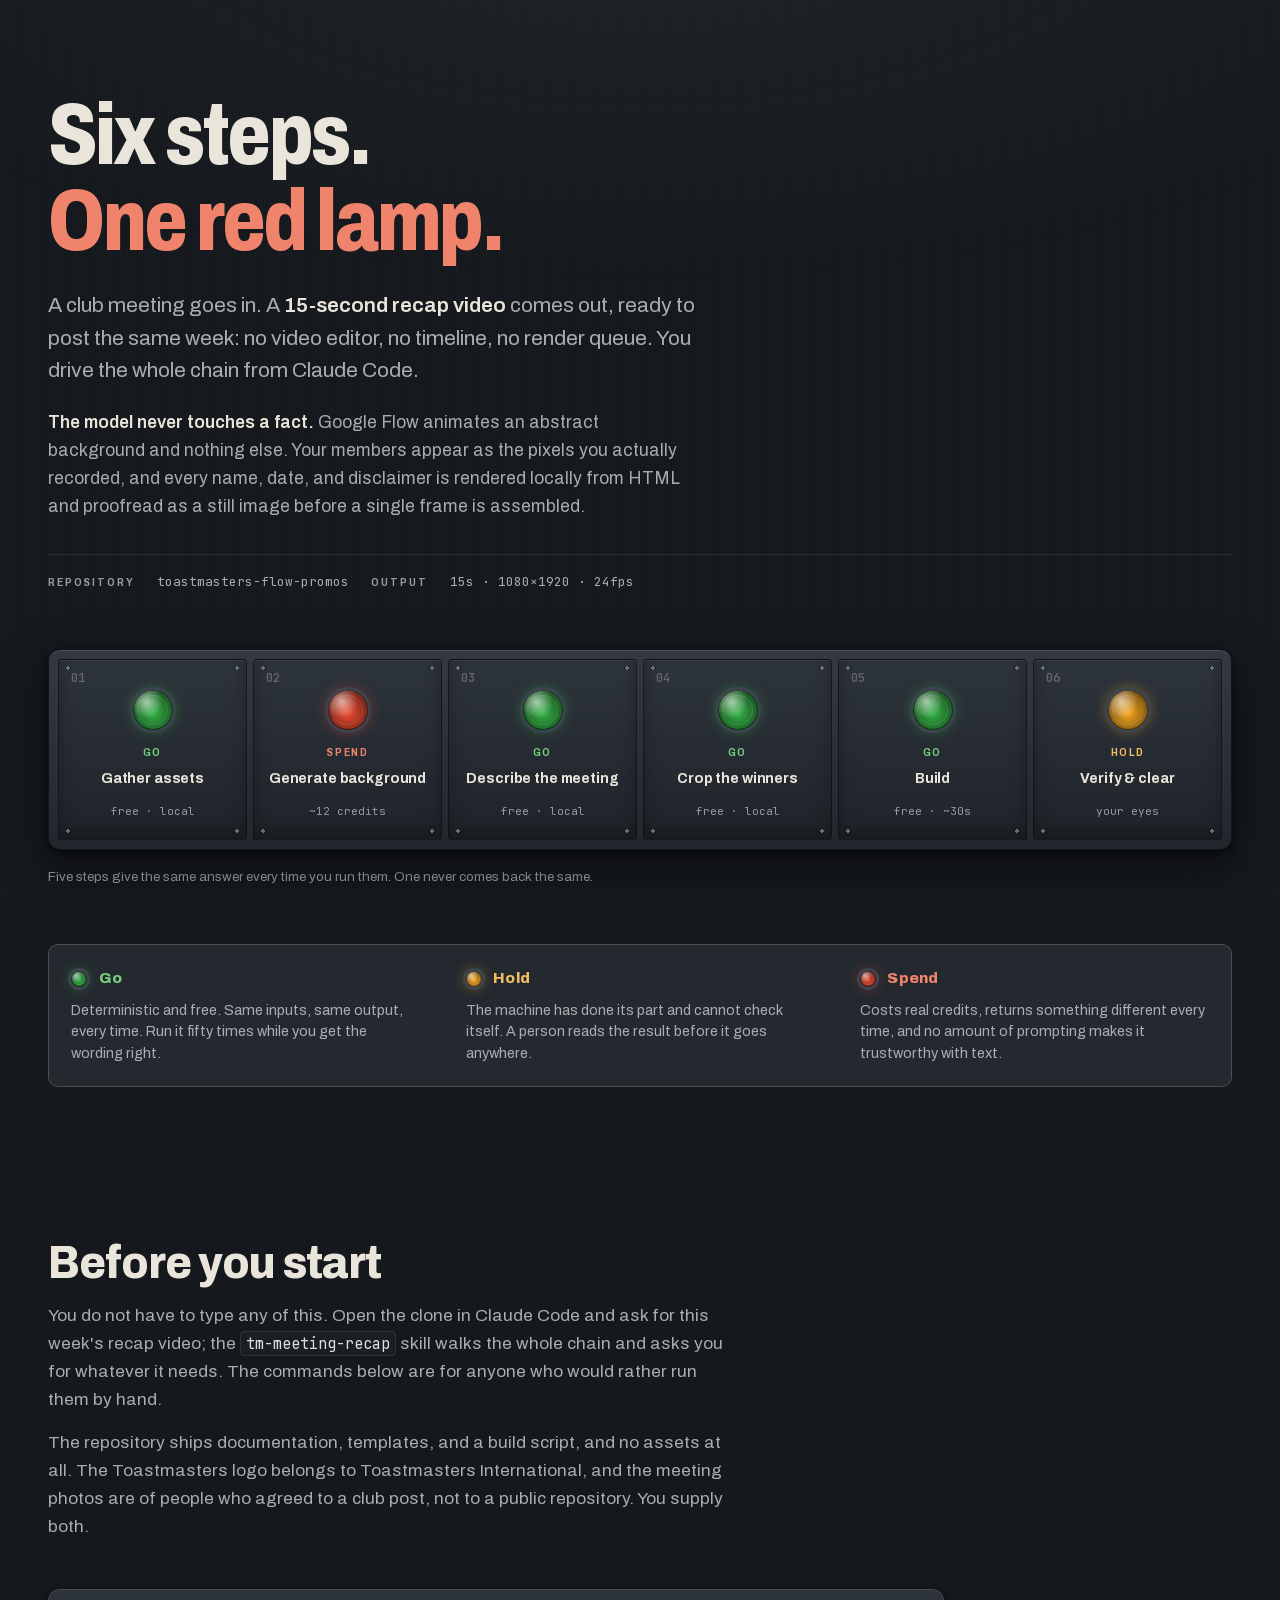
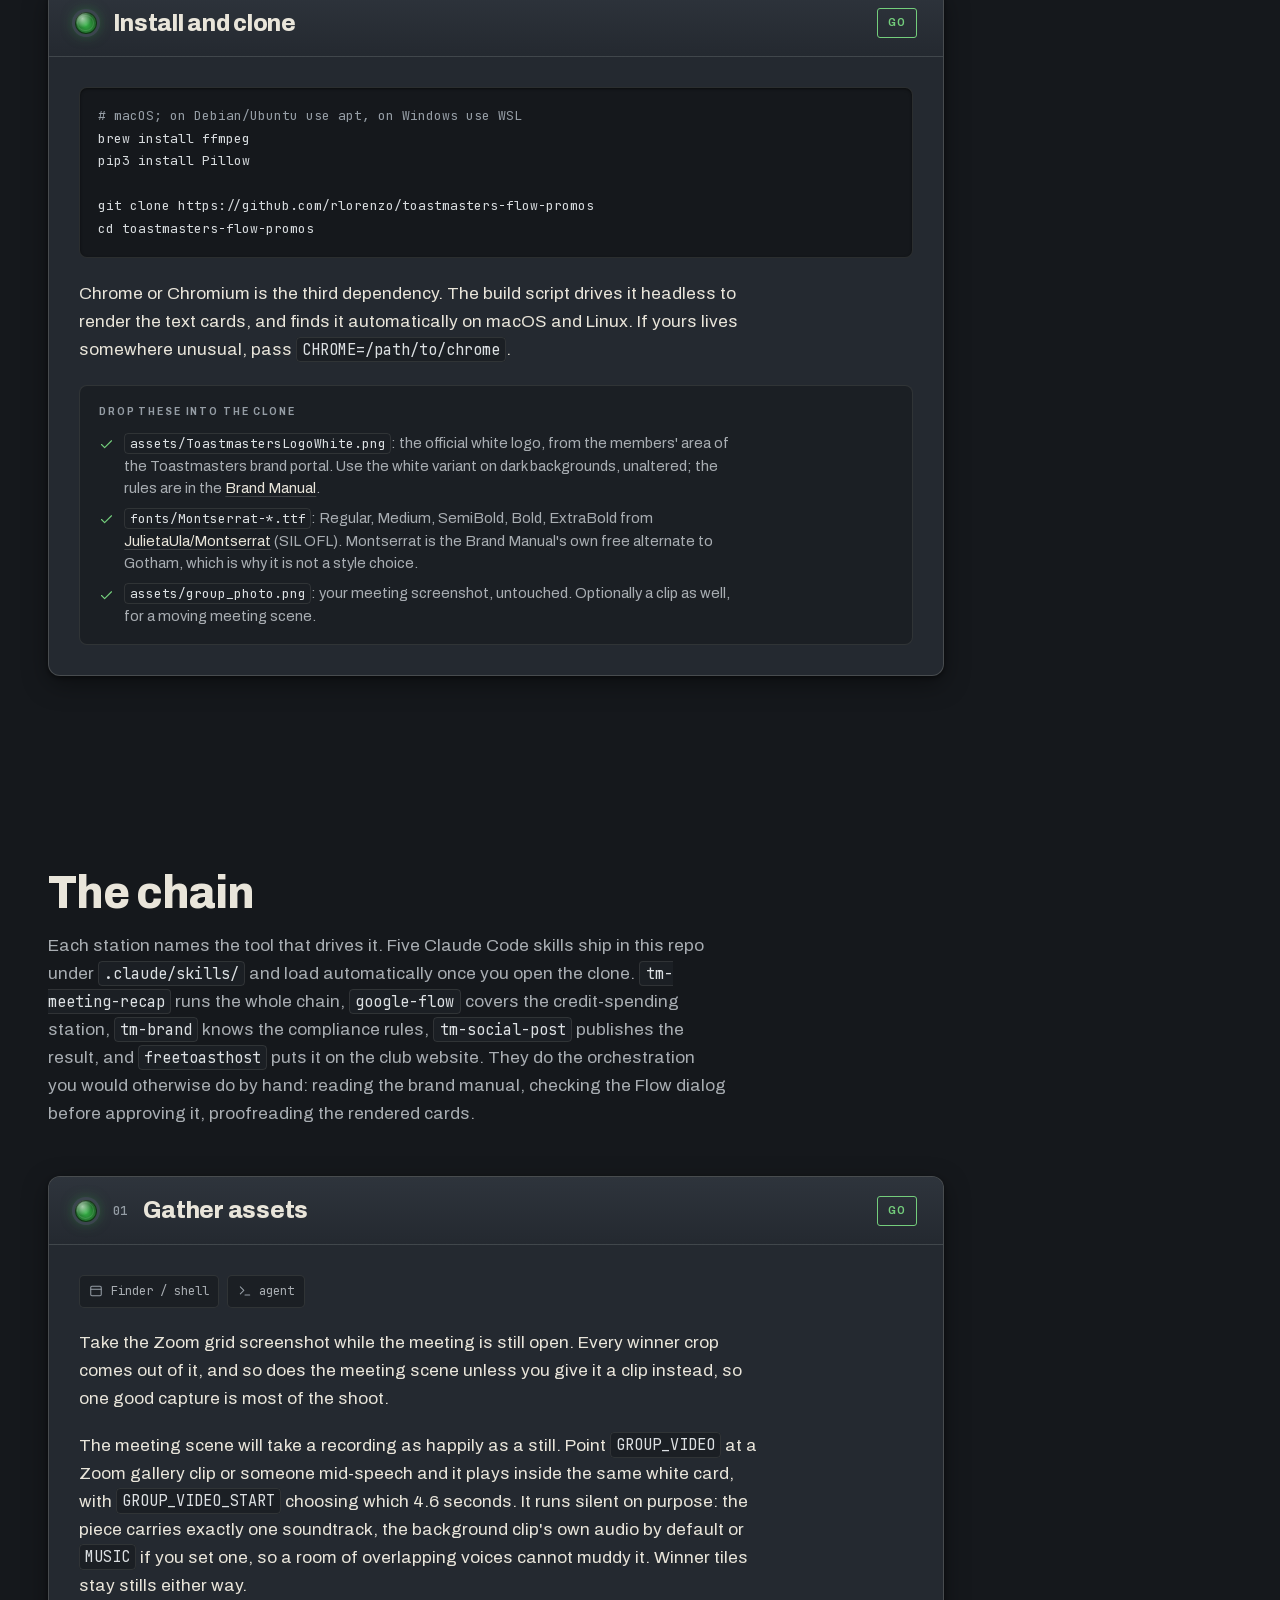
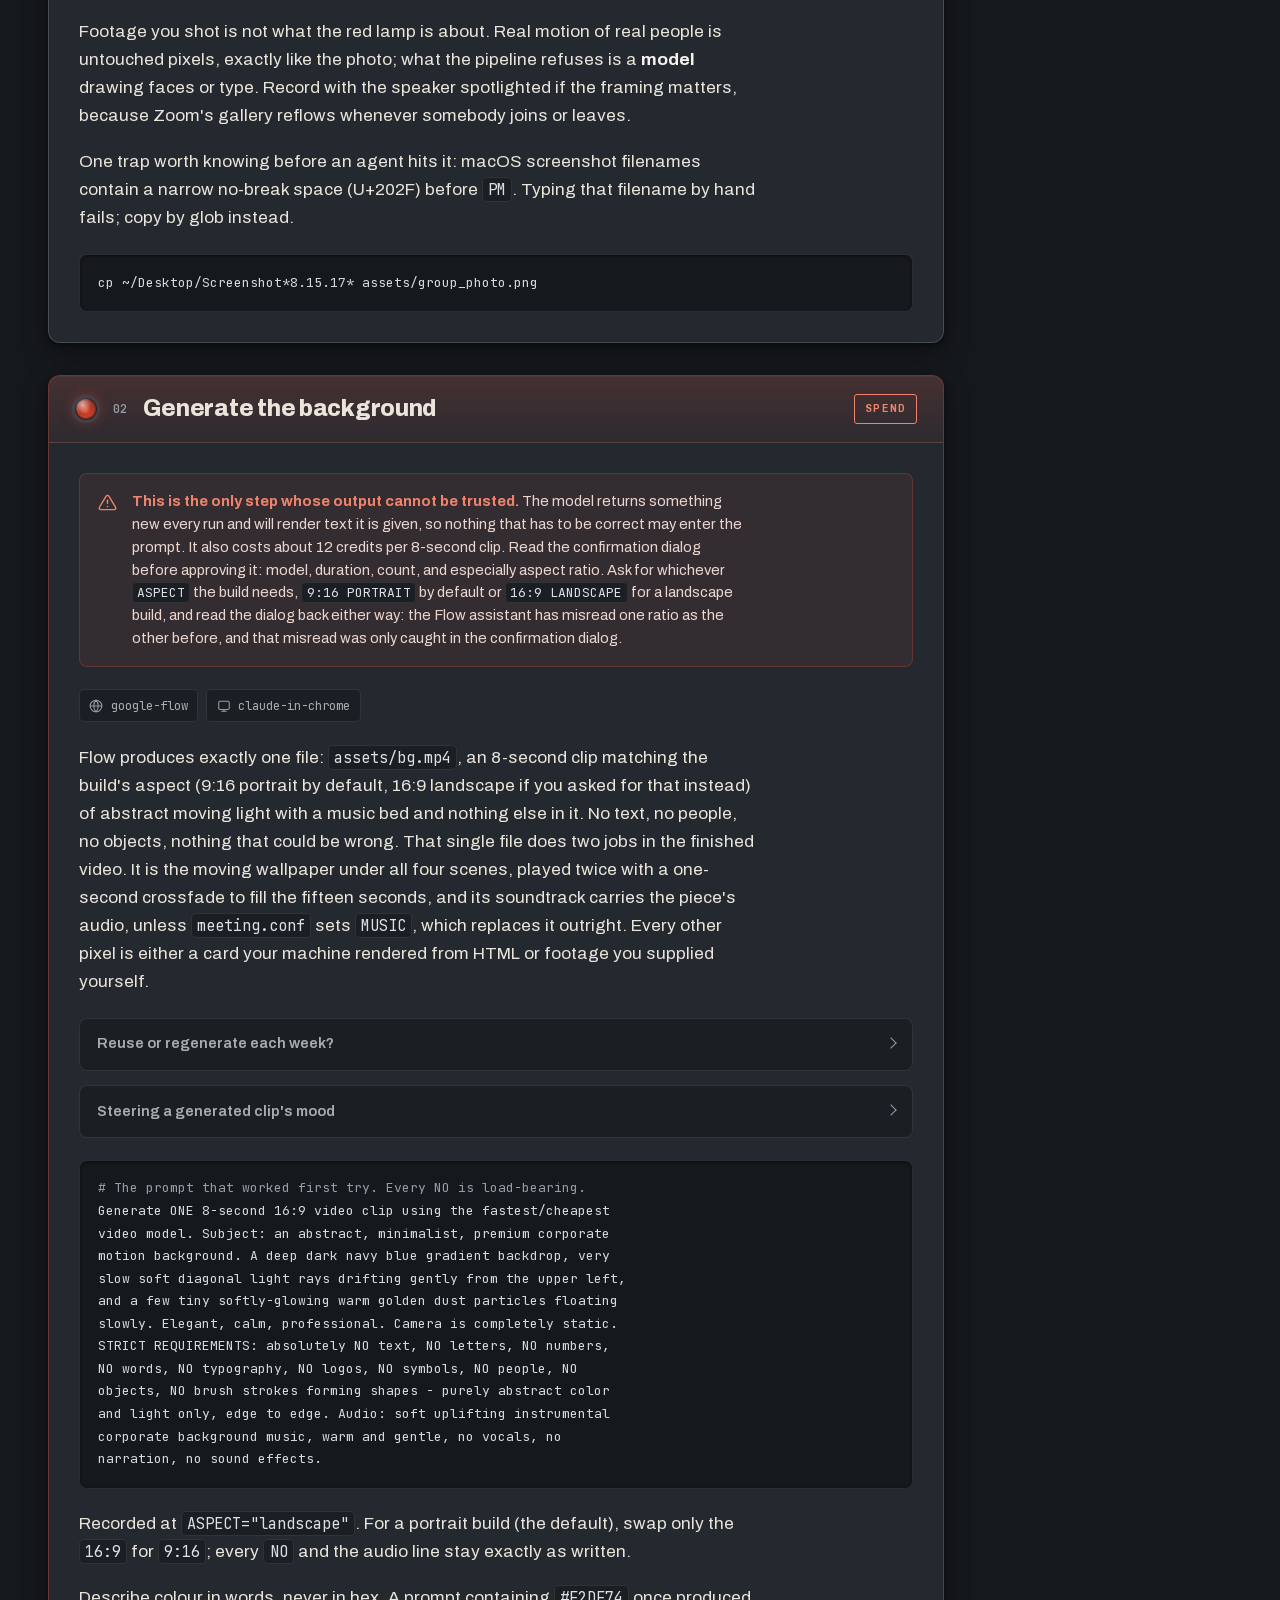
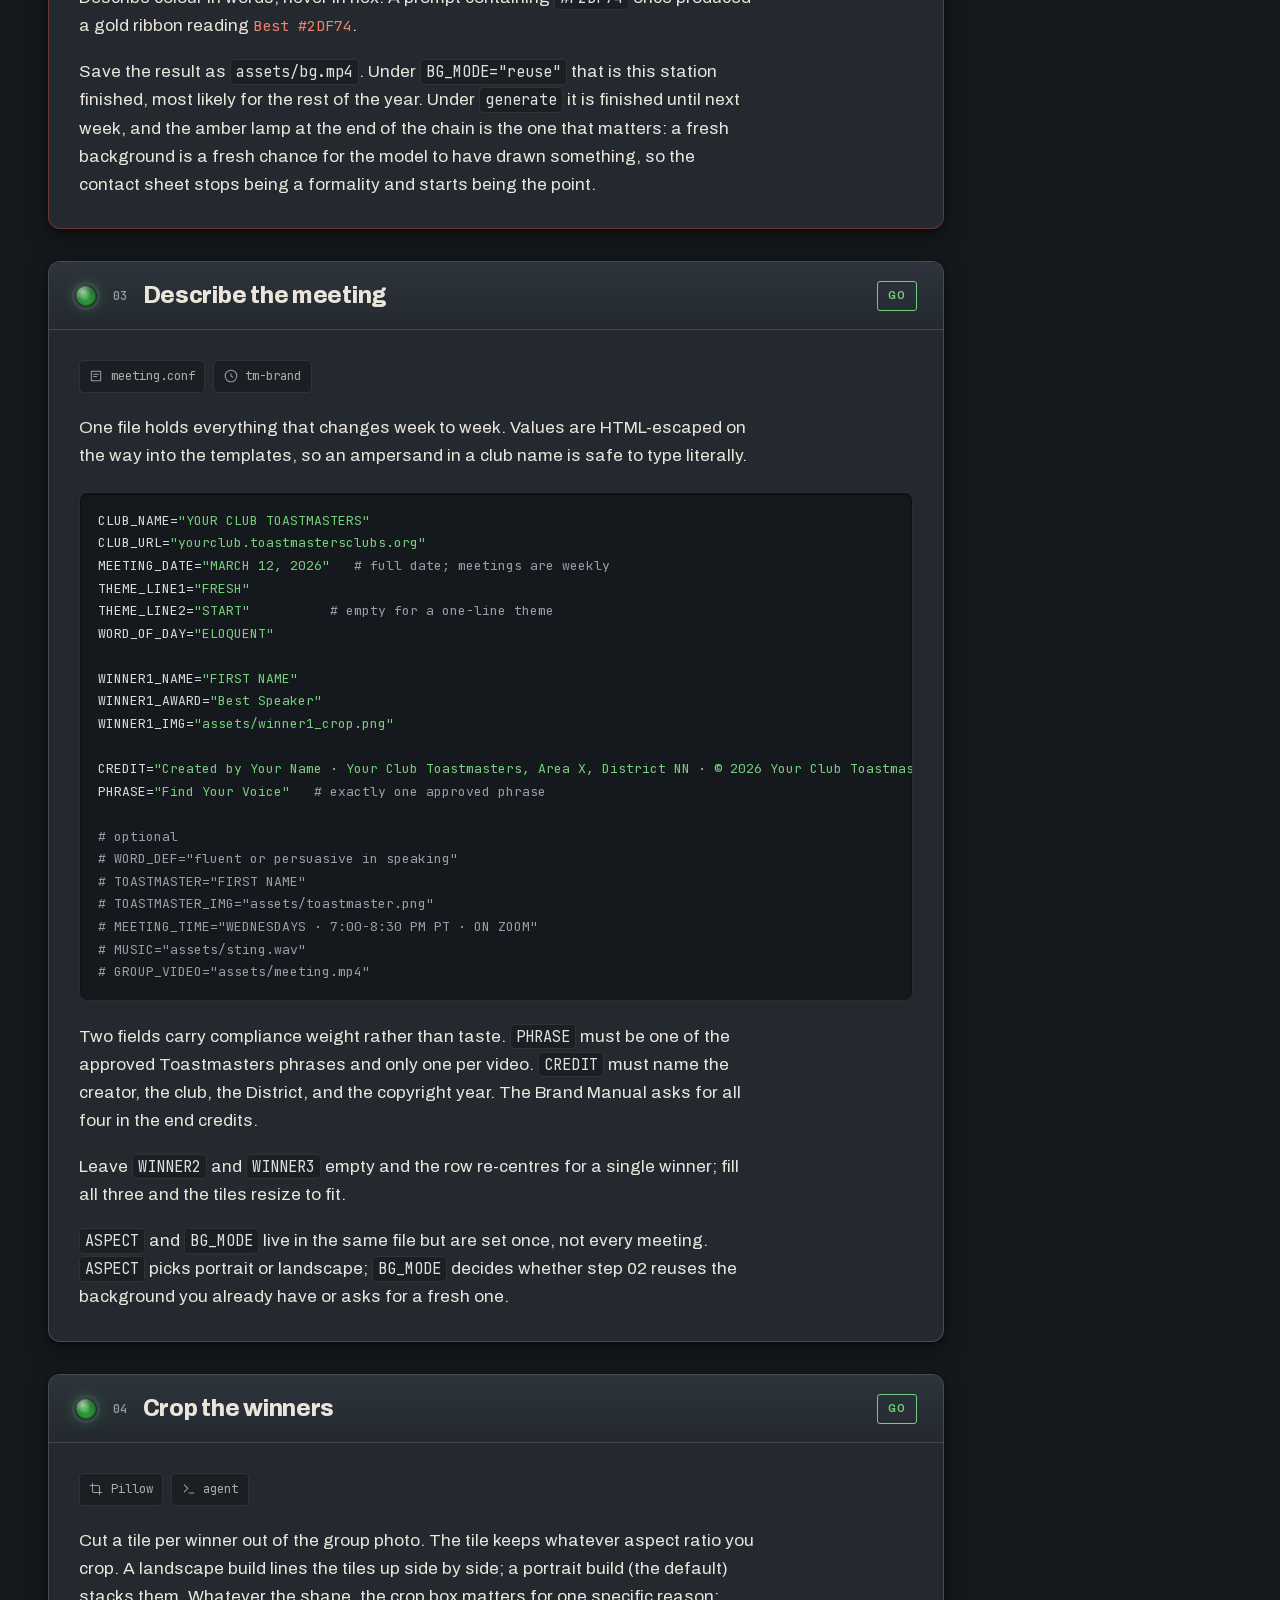
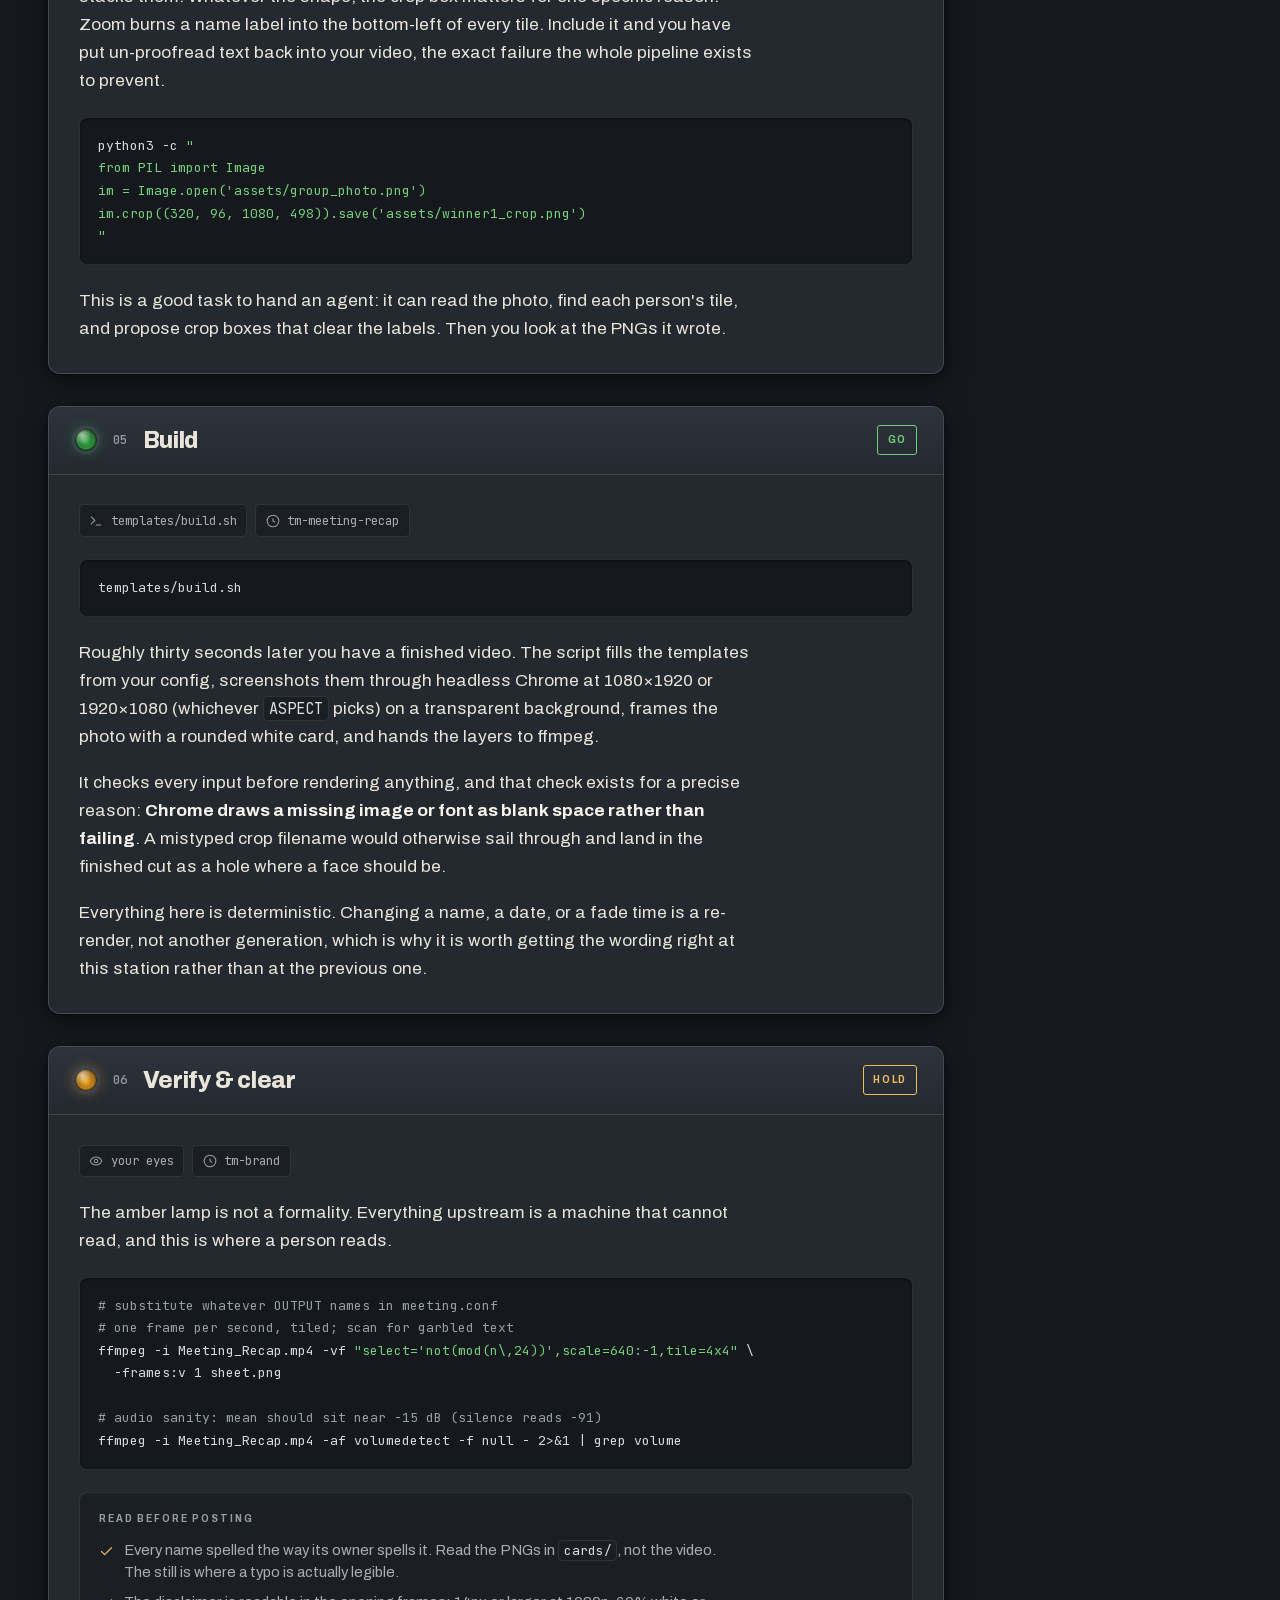
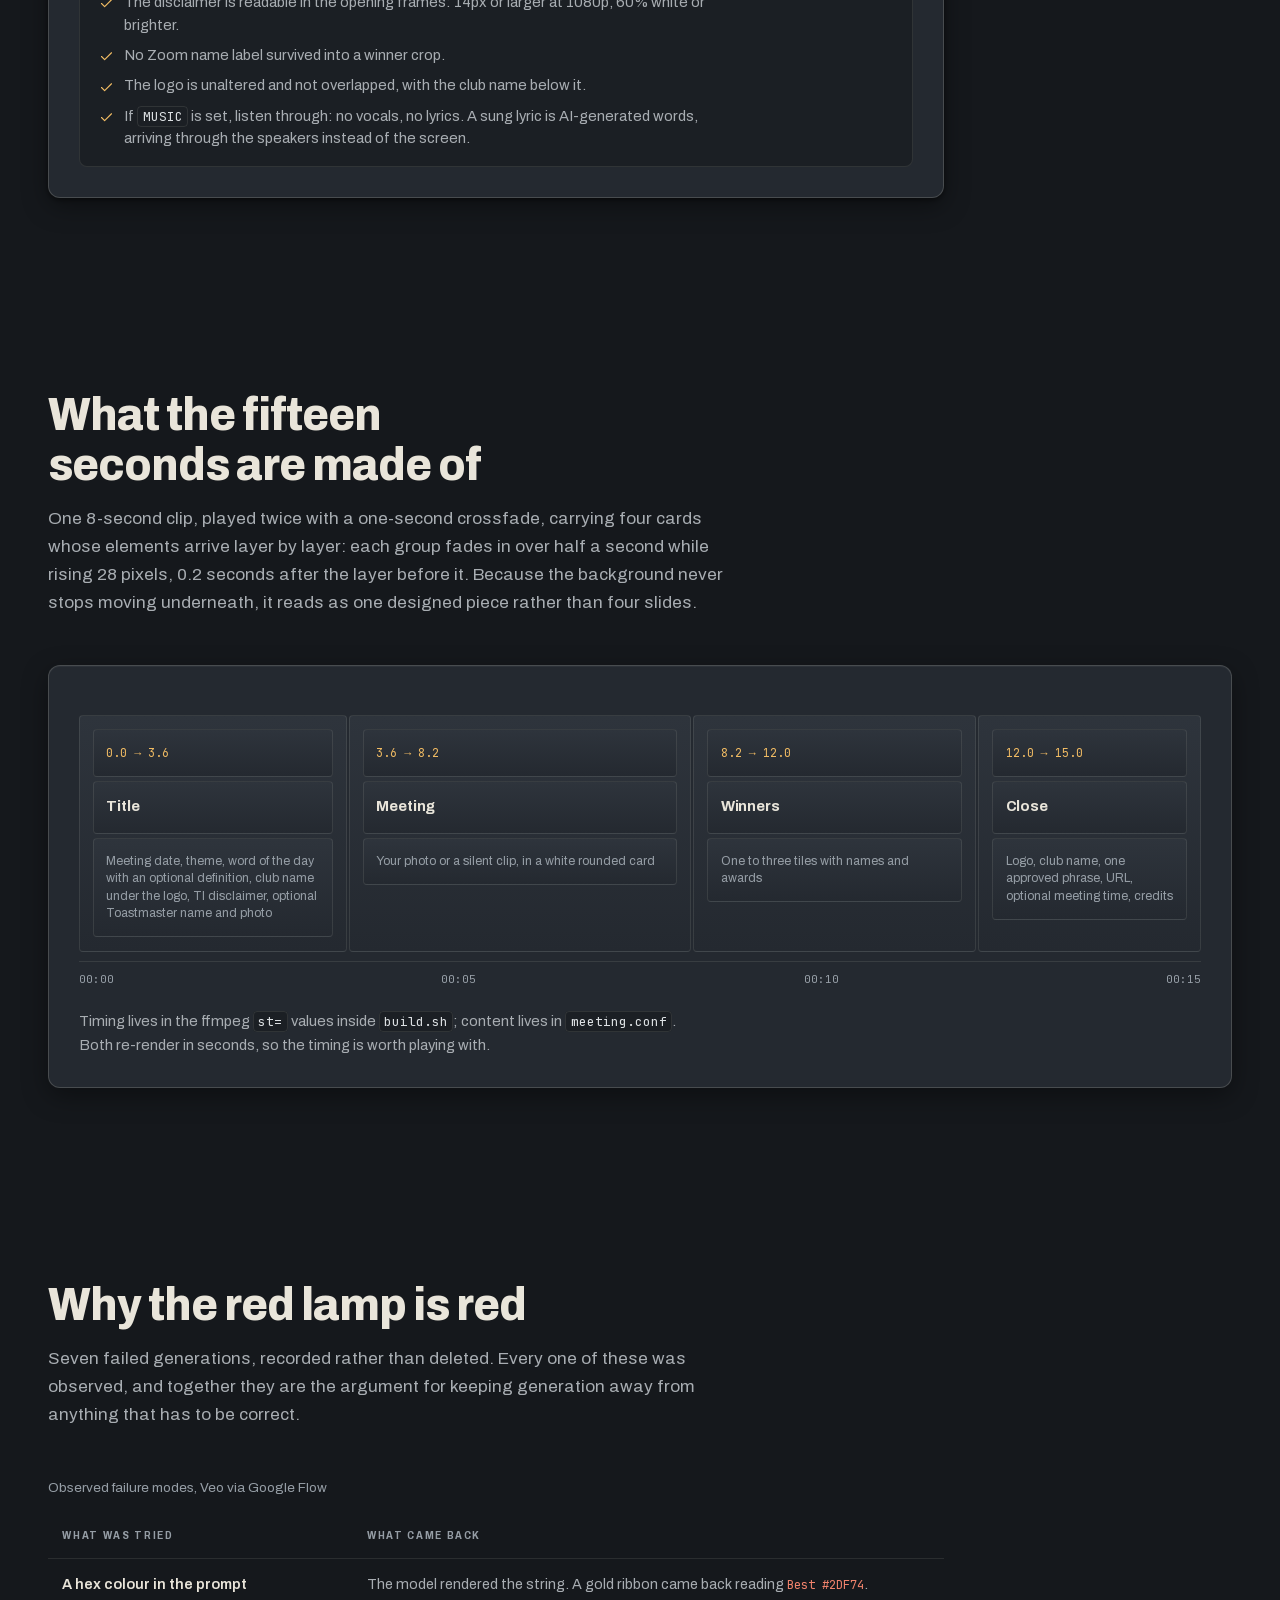
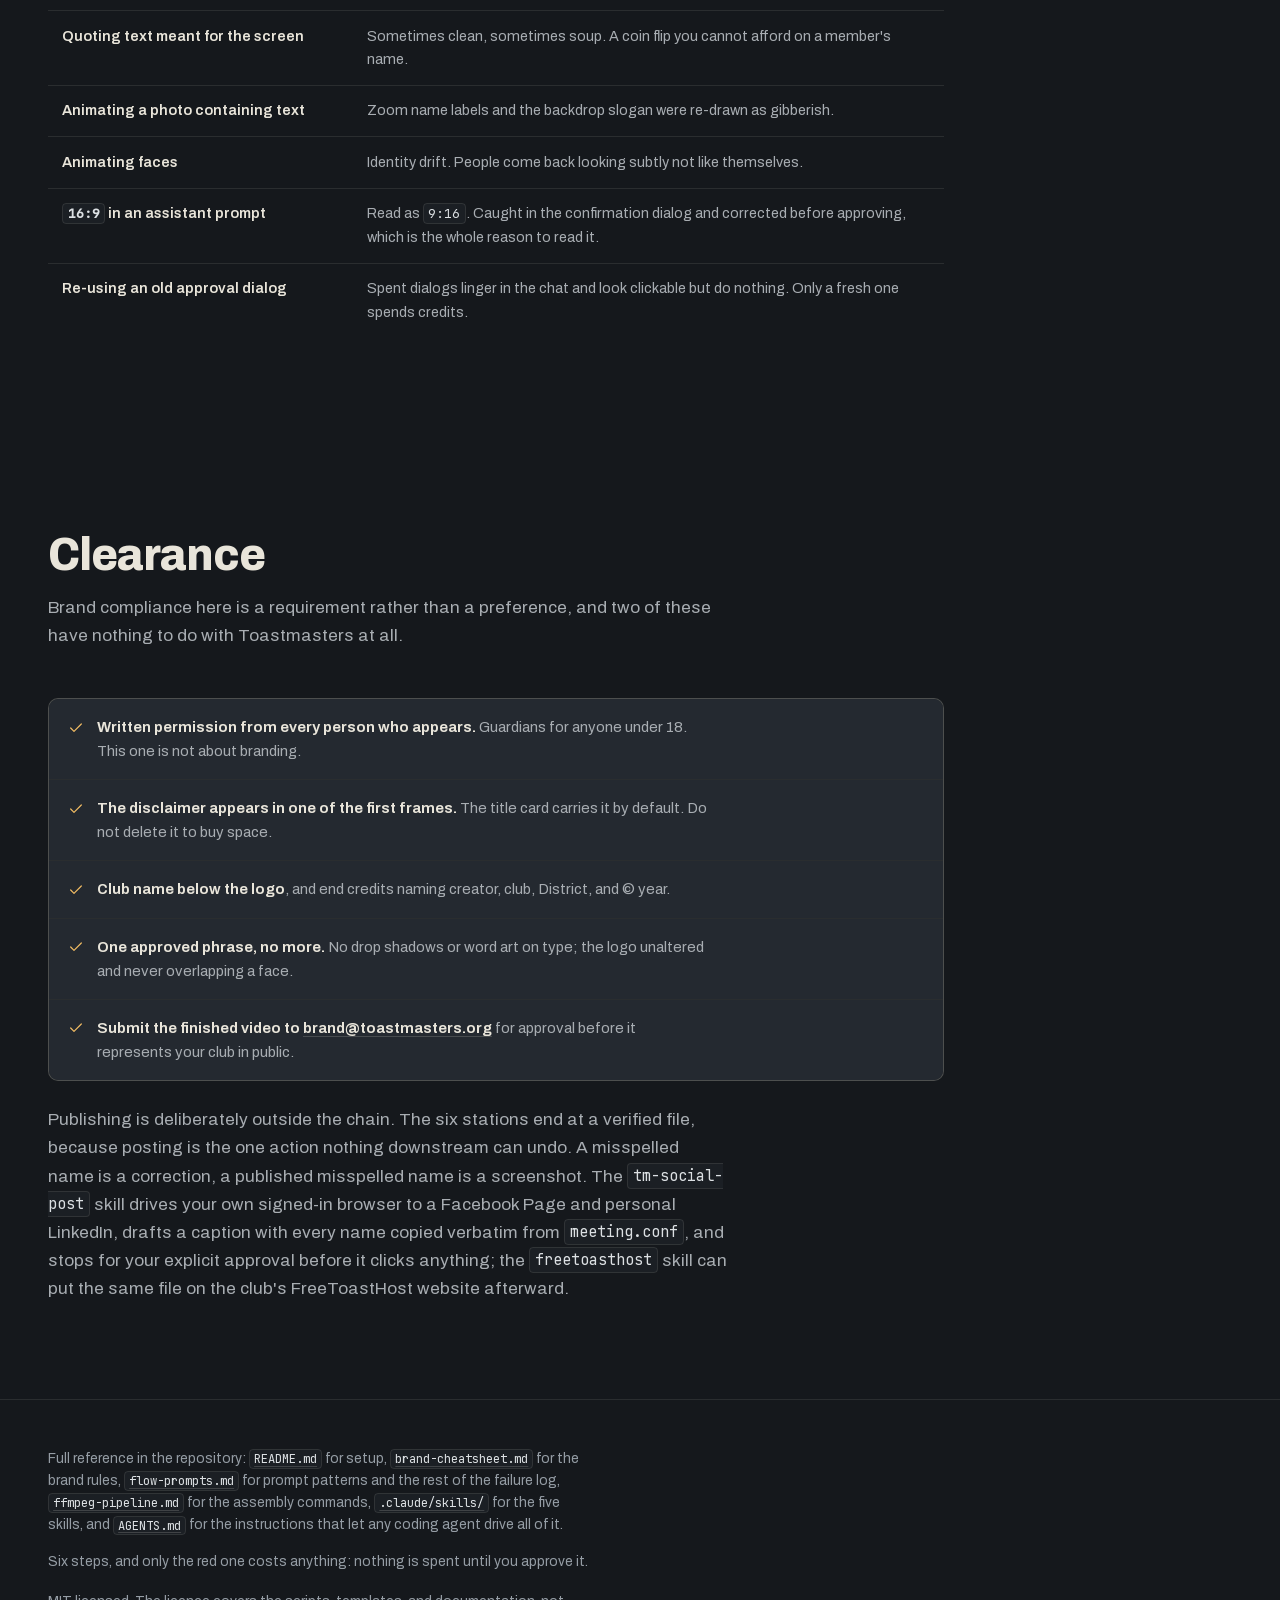
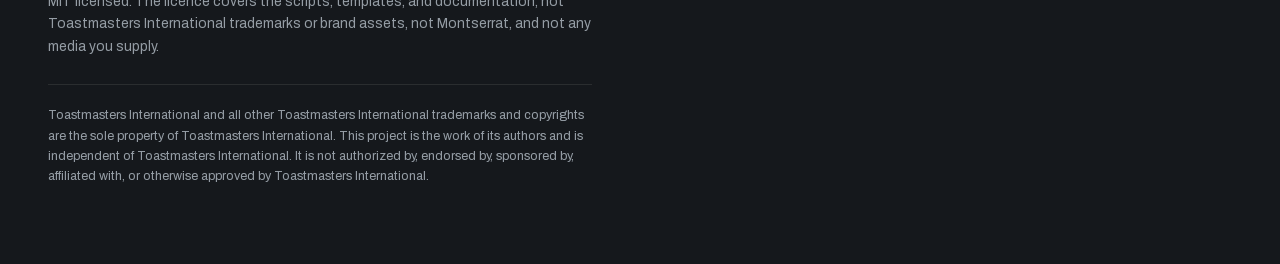
<file: index.html>
<!DOCTYPE html>
<html lang="en">
<head>
<meta charset="utf-8">
<meta name="viewport" content="width=device-width, initial-scale=1">
<title>Signal Chain: building a Toastmasters recap video with Claude Code</title>
<meta name="description" content="A step-by-step walkthrough of the toastmasters-flow-promos pipeline: which steps are free and deterministic, which need your eyes, and the one that spends credits.">
<style>
/* Archivo (wght+wdth variable) and JetBrains Mono, self-hosted from webfonts/.
   Both are SIL OFL and redistributable, unlike everything under assets/ and
   fonts/. Self-hosted because this page's primary viewing context is a clone,
   which may be offline; a CDN dependency would drop the silkscreen voice to
   Helvetica exactly where the page is most likely to be read. latin +
   latin-ext only, normal styles only, because the page uses no italics. Mono ships at
   400 and 500 only: 700 was declared for a year and matched by no rule, so it
   could never load. Add the face back if a rule ever asks for it. */
@font-face{ font-family: 'Archivo'; font-style: normal; font-weight: 400 800; font-stretch: 62% 125%; font-display: swap; src: url(webfonts/Archivo-400-800-latin-ext.woff2) format('woff2'); unicode-range: U+0100-02BA, U+02BD-02C5, U+02C7-02CC, U+02CE-02D7, U+02DD-02FF, U+0304, U+0308, U+0329, U+1D00-1DBF, U+1E00-1E9F, U+1EF2-1EFF, U+2020, U+20A0-20AB, U+20AD-20C0, U+2113, U+2C60-2C7F, U+A720-A7FF; }
@font-face{ font-family: 'Archivo'; font-style: normal; font-weight: 400 800; font-stretch: 62% 125%; font-display: swap; src: url(webfonts/Archivo-400-800-latin.woff2) format('woff2'); unicode-range: U+0000-00FF, U+0131, U+0152-0153, U+02BB-02BC, U+02C6, U+02DA, U+02DC, U+0304, U+0308, U+0329, U+2000-206F, U+20AC, U+2122, U+2191, U+2193, U+2212, U+2215, U+FEFF, U+FFFD; }
@font-face{ font-family: 'JetBrains Mono'; font-style: normal; font-weight: 400; font-display: swap; src: url(webfonts/JetBrainsMono-400-latin-ext.woff2) format('woff2'); unicode-range: U+0100-02BA, U+02BD-02C5, U+02C7-02CC, U+02CE-02D7, U+02DD-02FF, U+0304, U+0308, U+0329, U+1D00-1DBF, U+1E00-1E9F, U+1EF2-1EFF, U+2020, U+20A0-20AB, U+20AD-20C0, U+2113, U+2C60-2C7F, U+A720-A7FF; }
@font-face{ font-family: 'JetBrains Mono'; font-style: normal; font-weight: 400; font-display: swap; src: url(webfonts/JetBrainsMono-400-latin.woff2) format('woff2'); unicode-range: U+0000-00FF, U+0131, U+0152-0153, U+02BB-02BC, U+02C6, U+02DA, U+02DC, U+0304, U+0308, U+0329, U+2000-206F, U+20AC, U+2122, U+2191, U+2193, U+2212, U+2215, U+FEFF, U+FFFD; }
@font-face{ font-family: 'JetBrains Mono'; font-style: normal; font-weight: 500; font-display: swap; src: url(webfonts/JetBrainsMono-500-latin-ext.woff2) format('woff2'); unicode-range: U+0100-02BA, U+02BD-02C5, U+02C7-02CC, U+02CE-02D7, U+02DD-02FF, U+0304, U+0308, U+0329, U+1D00-1DBF, U+1E00-1E9F, U+1EF2-1EFF, U+2020, U+20A0-20AB, U+20AD-20C0, U+2113, U+2C60-2C7F, U+A720-A7FF; }
@font-face{ font-family: 'JetBrains Mono'; font-style: normal; font-weight: 500; font-display: swap; src: url(webfonts/JetBrainsMono-500-latin.woff2) format('woff2'); unicode-range: U+0000-00FF, U+0131, U+0152-0153, U+02BB-02BC, U+02C6, U+02DA, U+02DC, U+0304, U+0308, U+0329, U+2000-206F, U+20AC, U+2122, U+2191, U+2193, U+2212, U+2215, U+FEFF, U+FFFD; }
/* ============================================================
   SIGNAL LAMP CONSOLE
   The Toastmasters timing light as a documentation grammar.
   Green = free and deterministic. Amber = needs your eyes.
   Red = spends credits and cannot be trusted.
   ============================================================ */

:root{
  color-scheme:dark;   /* the page is unconditionally dark; tell the UA so scrollbars match */

  /* Housing: warm graphite, the colour of enamelled equipment */
  --housing-deep:#15181C;
  --housing:#1B1F24;
  --panel:#242930;
  --panel-hi:#2E343C;
  --bezel:#3A4149;
  --hairline:rgba(233,229,218,.10);
  --hairline-strong:rgba(233,229,218,.18);

  /* Console frame and station plates: the metal the panels bolt onto */
  --frame-hi:#333942;     --frame-lo:#22272E;    --frame-edge:#11141A;
  --plate-lo:#1F242A;
  --plate-hover-hi:#3A424C; --plate-hover-lo:#242A31;
  --fastener:#666E79;     /* screw heads; appears nowhere else */

  /* Silkscreen */
  --ink:#E9E5DA;
  --ink-bright:#F6F3EC;  /* strong emphasis only; the brightest value on the page */
  --ink-dim:#A8ADB2;
  --ink-faint:#959DA5;   /* content-carrying: must clear AA on --panel */
  --ink-stamp:rgba(233,229,218,.3);  /* ornament only: the station ordinal, which
                                        repeats at full contrast in its step head */

  /* Specialist inks, one surface each */
  --code-ink:#D5D9DC;
  --inline-code-ink:#DCE0E3;
  --warn-ink:#EBD5CF;

  /* Signal states: lens colour, and a lightened tint for type */
  --go-lens:#3FA34D;      --go-ink:#74CE7C;    --go-glow:rgba(63,163,77,.55);
  --hold-lens:#E0A032;    --hold-ink:#F0BB63;  --hold-glow:rgba(224,160,50,.55);
  --spend-lens:#CE4B36;   --spend-ink:#F0836C; --spend-glow:rgba(206,75,54,.55);

  /* Spend surfaces: --spend-lens at alpha. The only step that earns tinted metal. */
  --spend-border:rgba(206,75,54,.42);
  --spend-head-hi:rgba(206,75,54,.20);
  --spend-head-lo:rgba(206,75,54,.05);
  --spend-fill:rgba(206,75,54,.09);
  --spend-edge:rgba(206,75,54,.32);

  /* The machining alphas. Every shadow and inset highlight on the page comes
     from these two ramps; they are system tokens, not one-off values. */
  --shade-28:rgba(0,0,0,.28);   --shade-38:rgba(0,0,0,.38);
  --shade-45:rgba(0,0,0,.45);   --shade-50:rgba(0,0,0,.5);
  --shade-55:rgba(0,0,0,.55);   --shade-70:rgba(0,0,0,.7);
  --light-014:rgba(255,255,255,.014); --light-045:rgba(255,255,255,.045);
  --light-075:rgba(255,255,255,.075); --light-10:rgba(255,255,255,.10);
  --light-11:rgba(255,255,255,.11);   --light-22:rgba(255,255,255,.22);
  --light-55:rgba(255,255,255,.55);
  --overhead-glow:rgba(120,140,160,.10);  /* the room's single light source */

  /* Two widths, and the difference is load-bearing. Instruments (the rail, the
     legend, the timeline readout) span the full shell because they are read
     across. Anything read as sentences sits in --column, which is sized so the
     68ch measure nearly fills its panel instead of ragging out mid-box. */
  --measure:68ch;
  --column:56rem;

  --sans:'Archivo','Helvetica Neue',Helvetica,Arial,sans-serif;
  --mono:'JetBrains Mono',ui-monospace,'SF Mono',Menlo,Consolas,monospace;

  --ease:cubic-bezier(.16,1,.3,1);
}

*,*::before,*::after{box-sizing:border-box}
html{-webkit-text-size-adjust:100%}
body{
  margin:0;
  background:var(--housing-deep);
  color:var(--ink);
  font-family:var(--sans);
  font-size:clamp(16px,15px + .18vw,17.5px);
  line-height:1.62;
  font-variation-settings:'wdth' 100;
  -webkit-font-smoothing:antialiased;
}

/* Machined ground: a faint vertical brush over the housing */
body::before{
  content:'';position:fixed;inset:0;pointer-events:none;z-index:0;
  background:
    repeating-linear-gradient(90deg,var(--light-014) 0 1px,transparent 1px 3px),
    radial-gradient(120% 70% at 50% -10%,var(--overhead-glow),transparent 60%);
}
main,header,footer{position:relative;z-index:1}

.shell{width:min(100% - 2.5rem,74rem);margin-inline:auto}
/* Everything read as sentences. Left-aligned inside the shell, so the space it
   leaves is composition outside a container rather than a void inside one. */
.column{max-width:var(--column)}

h1,h2,h3{font-weight:800;line-height:1.08;letter-spacing:-.022em;text-wrap:balance;margin:0}
h1{font-size:clamp(2.7rem,1.7rem + 4.7vw,5.6rem);font-variation-settings:'wdth' 78;letter-spacing:-.028em;line-height:.98}
h2{font-size:clamp(1.9rem,1.4rem + 1.9vw,2.9rem);font-variation-settings:'wdth' 92}
h3{font-size:clamp(1.18rem,1.06rem + .5vw,1.45rem);letter-spacing:-.012em}
p{margin:0 0 1.05em}
a{color:var(--ink);text-decoration-color:var(--hairline-strong);text-underline-offset:.22em;text-decoration-thickness:1px}
a:hover{text-decoration-color:currentColor}
/* One focus treatment for every link on the page. Without this, text links fall
   back to the UA ring, a blue that is both a fourth chroma on a three-colour
   page and only ~3:1 against the housing. */
a:focus-visible{outline:2px solid var(--ink);outline-offset:2px;border-radius:3px}
strong{font-weight:700;color:var(--ink-bright)}

/* Silkscreened plate lettering: equipment labels, never a heading kicker */
.plate{
  font-size:.6875rem;font-weight:700;letter-spacing:.17em;text-transform:uppercase;
  font-variation-settings:'wdth' 84;color:var(--ink-faint);
}

/* ---------------- Lamp ---------------- */
.lamp{
  --lens:var(--bezel);--glow:transparent;
  position:relative;flex:none;
  width:var(--d,22px);height:var(--d,22px);border-radius:50%;
  background:
    radial-gradient(circle at 34% 30%,var(--light-55),rgba(255,255,255,0) 42%),
    radial-gradient(circle at 50% 58%,var(--lens),color-mix(in srgb,var(--lens) 45%,#000) 78%);
  box-shadow:
    inset 0 0 0 1px var(--shade-55),
    inset 0 1px 2px var(--light-22),
    0 0 0 3px var(--bezel),
    0 1px 1px var(--shade-70),
    0 0 14px var(--glow);
  /* Lit is the default: a lamp must never depend on JS to read correctly. */
  filter:saturate(var(--sat,1.18)) brightness(var(--bright,1.06));
  transition:filter .5s var(--ease),box-shadow .5s var(--ease);
}
.lamp::after{ /* lens fresnel ring */
  content:'';position:absolute;inset:12%;border-radius:50%;
  box-shadow:inset 0 0 0 1px var(--light-10);
}

.go .lamp{--lens:var(--go-lens);--glow:var(--go-glow)}
.hold .lamp{--lens:var(--hold-lens);--glow:var(--hold-glow)}
.spend .lamp{--lens:var(--spend-lens);--glow:var(--spend-glow)}

/* The one authored moment: an incandescent warm-up that overshoots, then settles. */
@keyframes energize{
  0%{filter:saturate(.28) brightness(.42)}
  38%{filter:saturate(1.35) brightness(1.5)}
  100%{filter:saturate(1.18) brightness(1.06)}
}
.is-lit .lamp{animation:energize 1.05s var(--ease) both}

/* ---------------- Masthead ---------------- */
/* Top padding is tuned so the whole six-lamp rail clears a 900px laptop fold.
   Seeing all six lamps at once is the page's argument. Check it before growing
   anything in the masthead. */
.masthead{padding:clamp(3rem,1.8rem + 5.6vw,5.75rem) 0 clamp(2rem,1rem + 3vw,3.5rem)}
.masthead h1 span{display:block}
.masthead h1 .lit{color:var(--spend-ink)}
.lede{font-size:clamp(1.08rem,1rem + .5vw,1.32rem);color:var(--ink-dim);max-width:56ch;margin-top:1.6rem;line-height:1.55}
.lede b{color:var(--ink);font-weight:600}
/* The standfirst states what the thing is; this one states why it can be trusted.
   Promise, then proof, so it steps down a size rather than repeating the weight. */
.lede-proof{font-size:clamp(1rem,.97rem + .16vw,1.1rem);max-width:64ch;margin-top:1rem;line-height:1.6}

.origin{
  display:flex;flex-wrap:wrap;gap:.55rem 1.4rem;align-items:baseline;
  margin-top:2rem;padding-top:1.1rem;border-top:1px solid var(--hairline);
}
.origin code{font-family:var(--mono);font-size:.8rem;color:var(--ink-dim)}

/* ---------------- Signal rail ---------------- */
.rail-wrap{margin:clamp(2.25rem,1.45rem + 3.2vw,3.5rem) 0 0;display:block}
/* A bolted instrument panel: plates fastened to a frame that shows between them */
.rail{
  position:relative;display:grid;gap:6px;
  grid-template-columns:repeat(6,1fr);
  padding:9px;border-radius:12px;
  background:linear-gradient(180deg,var(--frame-hi),var(--frame-lo));
  border:1px solid var(--frame-edge);
  box-shadow:
    inset 0 1px 0 var(--light-11),
    0 16px 44px var(--shade-50),
    0 3px 8px var(--shade-55);
}
.station{
  position:relative;border-radius:4px;
  background:linear-gradient(180deg,var(--panel-hi),var(--plate-lo));
  border:1px solid var(--shade-50);
  box-shadow:inset 0 1px 0 var(--light-075),inset 0 -8px 18px var(--shade-28);
  padding:1.7rem .8rem 1.15rem;
  display:flex;flex-direction:column;align-items:center;gap:.5rem;
  color:inherit;font:inherit;text-decoration:none;cursor:pointer;
  transition:background .3s var(--ease);
}
.station:hover,.station:focus-visible{background:linear-gradient(180deg,var(--plate-hover-hi),var(--plate-hover-lo))}
.station:focus-visible{outline:2px solid var(--ink);outline-offset:2px}
/* Fasteners, top and bottom of every plate */
.station::before,.station::after{
  content:'';position:absolute;left:7px;right:7px;height:4px;pointer-events:none;
  background:
    radial-gradient(circle at 2px 50%,var(--fastener) 0 1.8px,var(--shade-55) 2px 2.6px,transparent 2.7px),
    radial-gradient(circle at calc(100% - 2px) 50%,var(--fastener) 0 1.8px,var(--shade-55) 2px 2.6px,transparent 2.7px);
}
.station::before{top:6px}
.station::after{bottom:6px}
.station .num{
  position:absolute;top:.5rem;left:.75rem;
  font-family:var(--mono);font-size:.78rem;font-weight:500;color:var(--ink-stamp);
}
.station .lamp{--d:40px;margin:.2rem 0 .35rem}
.station .name{font-weight:700;font-size:.88rem;line-height:1.24;letter-spacing:-.01em;text-align:center}
.station .state{font-size:.6875rem;font-weight:700;letter-spacing:.15em;text-transform:uppercase;font-variation-settings:'wdth' 84}
.go .state{color:var(--go-ink)} .hold .state{color:var(--hold-ink)} .spend .state{color:var(--spend-ink)}
.station .cost{font-family:var(--mono);font-size:.6875rem;color:var(--ink-faint);margin-top:auto;padding-top:.5rem;text-align:center}

.rail-caption{margin-top:1rem;color:var(--ink-faint);font-size:.83rem}

/* ---------------- Legend ---------------- */
.legend{
  display:grid;grid-template-columns:repeat(auto-fit,minmax(15rem,1fr));gap:1px;
  background:var(--hairline);border:1px solid var(--hairline-strong);border-radius:10px;overflow:hidden;
  margin-top:clamp(2.5rem,1.5rem + 3vw,3.5rem);
}
.legend > div{background:var(--panel);padding:1.35rem 1.4rem}
.legend .head{display:flex;align-items:center;gap:.7rem;margin-bottom:.55rem}
.legend .word{font-weight:800;font-size:.95rem;letter-spacing:.02em}
.legend p{margin:0;font-size:.9rem;color:var(--ink-dim);line-height:1.5}
.go .word{color:var(--go-ink)} .hold .word{color:var(--hold-ink)} .spend .word{color:var(--spend-ink)}

/* ---------------- Sections ---------------- */
section{padding:clamp(3.5rem,2rem + 5vw,6.5rem) 0}
.sec-head{max-width:var(--measure);margin-bottom:clamp(2rem,1rem + 2.5vw,3rem)}
.sec-head p{color:var(--ink-dim);margin-top:.9rem;margin-bottom:0}

/* ---------------- Step panels ---------------- */
.steps{display:flex;flex-direction:column;gap:clamp(1.25rem,.8rem + 1.5vw,2rem)}
.step{
  max-width:var(--column);
  border:1px solid var(--hairline-strong);border-radius:12px;overflow:hidden;
  background:var(--panel);
  box-shadow:0 1px 0 var(--light-045) inset,0 8px 26px var(--shade-38),0 2px 5px var(--shade-45);
  scroll-margin-top:2rem;
}
.step-head{
  display:flex;align-items:center;gap:1rem;flex-wrap:wrap;
  padding:1.15rem clamp(1.1rem,.8rem + 1vw,1.75rem);
  background:linear-gradient(180deg,var(--panel-hi),var(--panel));
  border-bottom:1px solid var(--hairline);
}
.step-head .num{font-family:var(--mono);font-size:.78rem;color:var(--ink-faint);font-weight:500}
.step-head h3{flex:1 1 14rem}
.step-head .state{
  font-size:.6875rem;font-weight:700;letter-spacing:.15em;text-transform:uppercase;
  font-variation-settings:'wdth' 84;padding:.32rem .6rem;border-radius:3px;
  border:1px solid currentColor;
}
.go .step-head .state{color:var(--go-ink)}
.hold .step-head .state{color:var(--hold-ink)}
.spend .step-head .state{color:var(--spend-ink)}
.step-body{padding:clamp(1.25rem,.9rem + 1.2vw,1.9rem)}
.step-body > p{max-width:var(--measure)}
.step-body > :first-child{margin-top:0}
.step-body > :last-child{margin-bottom:0}

.driver{
  display:flex;flex-wrap:wrap;gap:.5rem;margin:0 0 1.35rem;padding:0;list-style:none;
}
.driver li{
  display:inline-flex;align-items:center;gap:.45rem;
  font-family:var(--mono);font-size:.775rem;color:var(--ink-dim);
  background:var(--housing);border:1px solid var(--hairline);border-radius:5px;
  padding:.34rem .6rem;
}
.driver svg{width:14px;height:14px;flex:none;color:var(--ink-faint)}

pre{
  margin:1.35rem 0;padding:1.05rem 1.15rem;overflow-x:auto;
  background:var(--housing-deep);border:1px solid var(--hairline);border-radius:8px;
  font-family:var(--mono);font-size:.82rem;line-height:1.72;color:var(--code-ink);
  box-shadow:inset 0 1px 3px var(--shade-50);
}
pre .c{color:var(--ink-faint)}
pre .p{color:var(--go-ink)}
code{font-family:var(--mono);font-size:.88em;color:var(--inline-code-ink)}
p code,li code,td code{background:var(--housing);border:1px solid var(--hairline);border-radius:4px;padding:.08em .34em}

.check{
  margin:1.35rem 0 0;padding:1.05rem 1.2rem;
  background:var(--housing);border:1px solid var(--hairline);border-radius:8px;
}
.check ul{list-style:none;margin:0;padding:0}
.check .plate{display:block;margin-bottom:.7rem}
.check li{display:flex;gap:.65rem;align-items:flex-start;font-size:.92rem;color:var(--ink-dim);line-height:1.52}
.check li + li{margin-top:.5rem}
.check li > span{max-width:var(--measure)}
.check svg{width:15px;height:15px;flex:none;margin-top:.32rem;color:var(--go-ink)}
.hold .check svg{color:var(--hold-ink)}

/* The one hazardous station gets real weight, not a coloured border */
.step.spend{border-color:var(--spend-border)}
.step.spend .step-head{background:linear-gradient(180deg,var(--spend-head-hi),var(--spend-head-lo))}
.warn{
  display:flex;gap:.9rem;align-items:flex-start;
  margin:0 0 1.4rem;padding:1rem 1.15rem;border-radius:8px;
  background:var(--spend-fill);border:1px solid var(--spend-edge);
}
.warn svg{width:19px;height:19px;flex:none;margin-top:.15rem;color:var(--spend-ink)}
.warn p{margin:0;max-width:var(--measure);font-size:.92rem;line-height:1.55;color:var(--warn-ink)}
.warn strong{color:var(--spend-ink)}

/* ---------------- Timeline readout ---------------- */
.readout{
  border:1px solid var(--hairline-strong);border-radius:12px;background:var(--panel);
  padding:clamp(1.25rem,.9rem + 1.2vw,2rem);
  box-shadow:0 1px 0 var(--light-045) inset,0 8px 26px var(--shade-38);
}
.readout .note{margin:1.4rem 0 0;max-width:var(--measure);color:var(--ink-dim);font-size:.92rem}
.tl{display:grid;gap:2px;margin:1.2rem 0 .55rem;grid-template-columns:3.6fr 4.6fr 3.8fr 3fr}
.tl div{
  background:linear-gradient(180deg,var(--panel-hi),var(--panel));
  border:1px solid var(--hairline);border-radius:4px;padding:.85rem .8rem;min-width:0;
}
.tl .t{font-family:var(--mono);font-size:.73rem;color:var(--hold-ink)}
.tl .s{font-weight:700;font-size:.92rem;margin-top:.2rem;letter-spacing:-.01em}
.tl .d{font-size:.78rem;color:var(--ink-faint);margin-top:.28rem;line-height:1.4}
.ruler{display:flex;justify-content:space-between;font-family:var(--mono);font-size:.7rem;color:var(--ink-faint);padding-top:.5rem;border-top:1px solid var(--hairline)}

/* ---------------- Fault table ---------------- */
.faults{width:100%;border-collapse:collapse;margin-top:.5rem;font-size:.9rem}
.faults caption{text-align:left;color:var(--ink-faint);font-size:.85rem;padding-bottom:.9rem}
.faults th,.faults td{text-align:left;padding:.85rem .9rem;border-bottom:1px solid var(--hairline);vertical-align:top}
.faults th{font-size:.6875rem;letter-spacing:.15em;text-transform:uppercase;color:var(--ink-faint);font-weight:700;font-variation-settings:'wdth' 84}
.faults td:first-child{color:var(--ink);font-weight:600;width:34%}
.faults td:last-child{color:var(--ink-dim)}
.faults tr:last-child td{border-bottom:0}
/* Quoted machine output: what the model actually gave back, or a literal string
   headed for a prompt. Global, not table-scoped: step 2's prose quotes output too,
   and scoping this to .faults meant those quotes silently rendered as plain body. */
.q{color:var(--spend-ink);font-family:var(--mono);font-size:.86em}

/* ---------------- Clearance ---------------- */
.clear-list{margin:0;padding:0;list-style:none;display:grid;gap:1px;background:var(--hairline);
  border:1px solid var(--hairline-strong);border-radius:10px;overflow:hidden}
.clear-list li{background:var(--panel);padding:1rem 1.2rem;display:flex;gap:.8rem;align-items:flex-start;font-size:.93rem;color:var(--ink-dim)}
.clear-list li > span{max-width:var(--measure)}
.clear-list svg{width:16px;height:16px;flex:none;margin-top:.28rem;color:var(--hold-ink)}
.clear-list b{color:var(--ink);font-weight:650}
.clear-note{margin:1.6rem 0 0;max-width:var(--measure);color:var(--ink-dim)}

/* ---------------- Footer ---------------- */
footer{border-top:1px solid var(--hairline);padding:3rem 0 4rem;color:var(--ink-faint);font-size:.86rem}
footer p{max-width:var(--measure)}
footer .licence{margin-top:1.1rem}
footer .disclaim{margin-top:1.6rem;padding-top:1.3rem;border-top:1px solid var(--hairline);font-size:.79rem;line-height:1.6}

@media (max-width:860px){
  .rail{grid-template-columns:repeat(2,1fr)}
  .tl{grid-template-columns:1fr 1fr}
}
@media (max-width:560px){
  .rail{grid-template-columns:1fr}
  .tl{grid-template-columns:1fr}
  .faults td:first-child{width:auto}
  .faults thead{position:absolute;left:-9999px}
  /* Changing display on table parts drops the row/column association from the
     a11y tree, which is why the markup carries explicit table roles. */
  .faults td{display:block;border-bottom:0;padding:.25rem .9rem}
  .faults tr{display:block;border-bottom:1px solid var(--hairline);padding:.7rem 0}
  .faults tr:last-child{border-bottom:0}   /* the rule moved from td to tr; so does the exception */
}
@media (prefers-reduced-motion:reduce){
  *{animation-duration:.01ms !important;animation-iteration-count:1 !important;transition-duration:.01ms !important}
  .is-lit .lamp{animation:none}
}

/* step-02 disclosure */
/* Secondary explanation, tucked behind a native disclosure. Styled as an inset
   fitting like .check: housing metal, hairline border, well radius, so it reads
   as another machined component rather than a browser default. The global
   prefers-reduced-motion block above already zeroes every transition-duration
   on the page, so the chevron's rotation is covered without a second rule here. */
.disclose{
  margin:1.35rem 0 0;
  background:var(--housing);border:1px solid var(--hairline);border-radius:8px;
  overflow:hidden;
}
.disclose + .disclose{margin-top:.9rem}
.disclose summary{
  display:flex;align-items:center;justify-content:space-between;gap:.8rem;
  padding:.85rem 1.1rem;
  font-size:.92rem;font-weight:600;color:var(--ink-dim);
  cursor:pointer;list-style:none;
  -webkit-tap-highlight-color:transparent;
  transition:color .3s var(--ease);
}
/* Remove the native marker cleanly in both engines. */
.disclose summary::-webkit-details-marker{display:none}
.disclose summary::marker{content:''}
.disclose summary:hover{color:var(--ink)}
.disclose summary:focus-visible{outline:2px solid var(--ink);outline-offset:2px;border-radius:3px}
.disclose summary .chev{
  flex:none;width:8px;height:8px;margin-top:-2px;
  border-right:1.5px solid var(--ink-faint);border-bottom:1.5px solid var(--ink-faint);
  transform:rotate(-45deg);
  transition:transform .3s var(--ease);
}
.disclose[open] summary .chev{transform:rotate(45deg)}
.disclose-body{
  max-width:var(--measure);
  padding:1rem 1.1rem 1.05rem;
  border-top:1px solid var(--hairline);
}
.disclose-body > :first-child{margin-top:0}
.disclose-body > :last-child{margin-bottom:0}
</style>
</head>
<body>
<!--
THESIS: A recap video is six steps, and exactly one of them can lie to you; the page
refuses the docs-sidebar arrangement that flattens all six into equals.
OWN-WORLD: The Toastmasters timing light. Warm graphite housing, ivory silkscreen
lettering, three lamp lenses (green, amber, red) as the only colour, each carrying a
literal state. Machined panels with real offset shadow; Archivo silkscreen, JetBrains
Mono for anything executable.
STORY: A club officer sees one red lamp in a six-lamp chain, understands that generation
is fenced off from exactness, and follows the chain to a finished video.
FIRST VIEWPORT: Headline "Six steps. One red lamp." over a six-station signal rail, each
station a lamp in its true state with its cost printed beneath.
FORM: Signal Lamp Console, candidate 3 of the grounded list; seed key 2de9a4df.
FINISH: unreviewed and undocumented is unfinished; this build ends with the finish review, the verdict, and DESIGN.md
-->

<header class="masthead">
  <div class="shell">
    <h1><span>Six steps.</span><span class="lit">One red lamp.</span></h1>
    <p class="lede">A club meeting goes in. A <b>15-second recap video</b> comes out,
    ready to post the same week: no video editor, no timeline, no render queue. You
    drive the whole chain from Claude Code.</p>
    <p class="lede lede-proof"><b>The model never touches a fact.</b> Google Flow
    animates an abstract background and nothing else. Your members appear as the pixels
    you actually recorded, and every name, date, and disclaimer is rendered locally from
    HTML and proofread as a still image before a single frame is assembled.</p>

    <div class="origin">
      <span class="plate">Repository</span>
      <code>toastmasters-flow-promos</code>
      <span class="plate">Output</span>
      <code>15s · 1080×1920 · 24fps</code>
    </div>

    <nav class="rail-wrap" aria-label="The six steps">
      <div class="rail">
        <a class="station go" href="#s1">
          <span class="num">01</span><span class="lamp" aria-hidden="true"></span>
          <span class="state">Go</span><span class="name">Gather assets</span>
          <span class="cost">free · local</span>
        </a>
        <a class="station spend" href="#s2">
          <span class="num">02</span><span class="lamp" aria-hidden="true"></span>
          <span class="state">Spend</span><span class="name">Generate background</span>
          <span class="cost">~12 credits</span>
        </a>
        <a class="station go" href="#s3">
          <span class="num">03</span><span class="lamp" aria-hidden="true"></span>
          <span class="state">Go</span><span class="name">Describe the meeting</span>
          <span class="cost">free · local</span>
        </a>
        <a class="station go" href="#s4">
          <span class="num">04</span><span class="lamp" aria-hidden="true"></span>
          <span class="state">Go</span><span class="name">Crop the winners</span>
          <span class="cost">free · local</span>
        </a>
        <a class="station go" href="#s5">
          <span class="num">05</span><span class="lamp" aria-hidden="true"></span>
          <span class="state">Go</span><span class="name">Build</span>
          <span class="cost">free · ~30s</span>
        </a>
        <a class="station hold" href="#s6">
          <span class="num">06</span><span class="lamp" aria-hidden="true"></span>
          <span class="state">Hold</span><span class="name">Verify &amp; clear</span>
          <span class="cost">your eyes</span>
        </a>
      </div>
      <p class="rail-caption">Five steps give the same answer every time you run them. One never comes back the same.</p>
    </nav>

    <div class="legend">
      <div class="go">
        <div class="head"><span class="lamp" style="--d:16px" aria-hidden="true"></span><span class="word">Go</span></div>
        <p>Deterministic and free. Same inputs, same output, every time. Run it fifty times while you get the wording right.</p>
      </div>
      <div class="hold">
        <div class="head"><span class="lamp" style="--d:16px" aria-hidden="true"></span><span class="word">Hold</span></div>
        <p>The machine has done its part and cannot check itself. A person reads the result before it goes anywhere.</p>
      </div>
      <div class="spend">
        <div class="head"><span class="lamp" style="--d:16px" aria-hidden="true"></span><span class="word">Spend</span></div>
        <p>Costs real credits, returns something different every time, and no amount of prompting makes it trustworthy with text.</p>
      </div>
    </div>
  </div>
</header>

<main>

<section aria-labelledby="h-before">
  <div class="shell">
    <div class="sec-head">
      <h2 id="h-before">Before you start</h2>
      <p>You do not have to type any of this. Open the clone in Claude Code and ask
      for this week's recap video; the <code>tm-meeting-recap</code> skill walks the
      whole chain and asks you for whatever it needs. The commands below
      are for anyone who would rather run them by hand.</p>
      <p>The repository ships documentation, templates, and a build script, and no assets
      at all. The Toastmasters logo belongs to Toastmasters International, and the meeting
      photos are of people who agreed to a club post, not to a public repository. You
      supply both.</p>
    </div>

    <div class="step go">
      <div class="step-head">
        <span class="lamp" aria-hidden="true"></span>
        <h3>Install and clone</h3>
        <span class="state">Go</span>
      </div>
      <div class="step-body">
        <pre><span class="c"># macOS; on Debian/Ubuntu use apt, on Windows use WSL</span>
brew install ffmpeg
pip3 install Pillow

git clone https://github.com/rlorenzo/toastmasters-flow-promos
cd toastmasters-flow-promos</pre>
        <p>Chrome or Chromium is the third dependency. The build script drives it headless
        to render the text cards, and finds it automatically on macOS and Linux. If yours
        lives somewhere unusual, pass <code>CHROME=/path/to/chrome</code>.</p>
        <div class="check">
          <span class="plate">Drop these into the clone</span>
          <ul>
            <li><svg viewBox="0 0 24 24" fill="none" stroke="currentColor" stroke-width="1.8" stroke-linecap="round" stroke-linejoin="round"><path d="M20 6L9 17l-5-5"/></svg><span><code>assets/ToastmastersLogoWhite.png</code>: the official white logo, from the members' area of the Toastmasters brand portal. Use the white variant on dark backgrounds, unaltered; the rules are in the <a href="https://content.toastmasters.org/image/upload/02330-001-0001-brand-manual.pdf">Brand Manual</a>.</span></li>
            <li><svg viewBox="0 0 24 24" fill="none" stroke="currentColor" stroke-width="1.8" stroke-linecap="round" stroke-linejoin="round"><path d="M20 6L9 17l-5-5"/></svg><span><code>fonts/Montserrat-*.ttf</code>: Regular, Medium, SemiBold, Bold, ExtraBold from <a href="https://github.com/JulietaUla/Montserrat">JulietaUla/Montserrat</a> (SIL OFL). Montserrat is the Brand Manual's own free alternate to Gotham, which is why it is not a style choice.</span></li>
            <li><svg viewBox="0 0 24 24" fill="none" stroke="currentColor" stroke-width="1.8" stroke-linecap="round" stroke-linejoin="round"><path d="M20 6L9 17l-5-5"/></svg><span><code>assets/group_photo.png</code>: your meeting screenshot, untouched. Optionally a clip as well, for a moving meeting scene.</span></li>
          </ul>
        </div>
      </div>
    </div>
  </div>
</section>

<section aria-labelledby="h-chain">
  <div class="shell">
    <div class="sec-head">
      <h2 id="h-chain">The chain</h2>
      <p>Each station names the tool that drives it. Five Claude Code skills ship in this
      repo under <code>.claude/skills/</code> and load automatically once you open the
      clone. <code>tm-meeting-recap</code> runs the whole chain,
      <code>google-flow</code> covers the credit-spending station,
      <code>tm-brand</code> knows the compliance rules, <code>tm-social-post</code>
      publishes the result, and <code>freetoasthost</code> puts it on the club website. They do the orchestration you would otherwise do by hand:
      reading the brand manual, checking the Flow dialog before approving it, proofreading
      the rendered cards.</p>
    </div>

    <div class="steps">

      <article class="step go" id="s1">
        <div class="step-head">
          <span class="lamp" aria-hidden="true"></span>
          <span class="num">01</span>
          <h3>Gather assets</h3>
          <span class="state">Go</span>
        </div>
        <div class="step-body">
          <ul class="driver">
            <li><svg viewBox="0 0 24 24" fill="none" stroke="currentColor" stroke-width="1.8" stroke-linecap="round" stroke-linejoin="round"><rect x="3" y="4" width="18" height="16" rx="2"/><path d="M3 9h18"/></svg>Finder / shell</li>
            <li><svg viewBox="0 0 24 24" fill="none" stroke="currentColor" stroke-width="1.8" stroke-linecap="round" stroke-linejoin="round"><path d="M4 17l6-6-6-6"/><path d="M12 19h8"/></svg>agent</li>
          </ul>
          <p>Take the Zoom grid screenshot while the meeting is still open. Every winner
          crop comes out of it, and so does the meeting scene unless you give it a clip
          instead, so one good capture is most of the shoot.</p>
          <p>The meeting scene will take a recording as happily as a still. Point
          <code>GROUP_VIDEO</code> at a Zoom gallery clip or someone mid-speech and it
          plays inside the same white card, with <code>GROUP_VIDEO_START</code> choosing
          which 4.6 seconds. It runs silent on purpose: the piece carries exactly one
          soundtrack, the background clip's own audio by default or <code>MUSIC</code> if
          you set one, so a room of overlapping voices cannot muddy it. Winner tiles stay
          stills either way.</p>
          <p>Footage you shot is not what the red lamp is about. Real motion of real
          people is untouched pixels, exactly like the photo; what the pipeline refuses is
          a <strong>model</strong> drawing faces or type. Record with the speaker spotlighted if
          the framing matters, because Zoom's gallery reflows whenever somebody joins or
          leaves.</p>
          <p>One trap worth knowing before an agent hits it: macOS screenshot filenames
          contain a narrow no-break space (U+202F) before <code>PM</code>. Typing that
          filename by hand fails; copy by glob instead.</p>
          <pre>cp ~/Desktop/Screenshot*8.15.17* assets/group_photo.png</pre>
        </div>
      </article>

      <article class="step spend" id="s2">
        <div class="step-head">
          <span class="lamp" aria-hidden="true"></span>
          <span class="num">02</span>
          <h3>Generate the background</h3>
          <span class="state">Spend</span>
        </div>
        <div class="step-body">
          <div class="warn">
            <svg viewBox="0 0 24 24" fill="none" stroke="currentColor" stroke-width="1.8" stroke-linecap="round" stroke-linejoin="round"><path d="M10.3 3.9L1.8 18a2 2 0 001.7 3h17a2 2 0 001.7-3L13.7 3.9a2 2 0 00-3.4 0z"/><path d="M12 9v4"/><path d="M12 17h.01"/></svg>
            <p><strong>This is the only step whose output cannot be trusted.</strong> The
            model returns something new every run and will render text it is given, so
            nothing that has to be correct may enter the prompt. It also costs about 12
            credits per 8-second clip. Read the confirmation dialog before approving it:
            model, duration, count, and especially aspect ratio. Ask for whichever
            <code>ASPECT</code> the build needs, <code>9:16 PORTRAIT</code> by default or
            <code>16:9 LANDSCAPE</code> for a landscape build, and read the dialog back
            either way: the Flow assistant has misread one ratio as the other before, and
            that misread was only caught in the confirmation dialog.</p>
          </div>
          <ul class="driver">
            <li><svg viewBox="0 0 24 24" fill="none" stroke="currentColor" stroke-width="1.8" stroke-linecap="round" stroke-linejoin="round"><path d="M12 2a10 10 0 100 20 10 10 0 000-20z"/><path d="M2 12h20"/><path d="M12 2a15 15 0 010 20 15 15 0 010-20z"/></svg>google-flow</li>
            <li><svg viewBox="0 0 24 24" fill="none" stroke="currentColor" stroke-width="1.8" stroke-linecap="round" stroke-linejoin="round"><rect x="3" y="4" width="18" height="14" rx="2"/><path d="M8 21h8"/><path d="M12 18v3"/></svg>claude-in-chrome</li>
          </ul>
          <p>Flow produces exactly one file: <code>assets/bg.mp4</code>, an 8-second clip
          matching the build's aspect (9:16 portrait by default, 16:9 landscape if you
          asked for that instead) of abstract moving light with a music bed and nothing
          else in it. No text,
          no people, no objects, nothing that could be wrong. That single file does two
          jobs in the finished video. It is the moving wallpaper under all four scenes,
          played twice with a one-second crossfade to fill the fifteen seconds, and its
          soundtrack carries the piece's audio, unless <code>meeting.conf</code> sets
          <code>MUSIC</code>, which replaces it outright. Every other pixel is either a card
          your machine rendered from HTML or footage you supplied yourself.</p>
          <details class="disclose">
            <summary><span>Reuse or regenerate each week?</span><span class="chev" aria-hidden="true"></span></summary>
            <div class="disclose-body">
              <p><strong>Whether you come back here every week is a setting.</strong>
              <code>BG_MODE="reuse"</code>, the default, points <code>BG_VIDEO</code> at the
              clip you already have and spends nothing; one background carries the whole
              season and gives a run of recaps a consistent signature.
              <code>BG_MODE="generate"</code> asks for a fresh clip each meeting so no two
              recaps look alike. On a typical subscription that is a few percent of a month's credits for
              a weekly club, so pick the one you prefer to look at rather than the one you
              think you can afford.</p>
              <p>Google Flow has no public API and no official MCP server, so this step runs in
              a real browser. That is the reason it is fenced: every other station in the chain
              is a local process you can re-run, and this one is a paid request to a model that
              returns something new each time.</p>
              <p>You need <strong>one</strong> clip per recap, never two. The build loops a
              single 8-second background to fill fifteen seconds, so a second generation for
              the same video buys you nothing at all.</p>
            </div>
          </details>
          <details class="disclose">
            <summary><span>Steering a generated clip's mood</span><span class="chev" aria-hidden="true"></span></summary>
            <div class="disclose-body">
              <p>A generated background can follow the meeting's mood, and this is the one
              place the pipeline's rule needs restating rather than relaxing.
              <code>BG_MOOD</code> describes light: <span class="q">cool dawn palette, pale
              green and soft gold, light rising from below</span>. It never contains the
              theme. A theme is text, Veo renders text it is given, and a prompt carrying
              <span class="q">FRESH START</span> is how you get those two words drifting in
              wobbly letters across the backdrop. The theme still reaches the video, through
              <code>THEME_LINE1</code> and <code>THEME_LINE2</code>, rendered locally by
              Chrome at a known size and proofread as a still. <code>build.sh</code> refuses
              to build if <code>BG_MOOD</code> repeats a theme word or contains a
              <code>#</code>, and it refuses before the spend rather than after it.</p>
            </div>
          </details>
          <pre><span class="c"># The prompt that worked first try. Every NO is load-bearing.</span>
Generate ONE 8-second 16:9 video clip using the fastest/cheapest
video model. Subject: an abstract, minimalist, premium corporate
motion background. A deep dark navy blue gradient backdrop, very
slow soft diagonal light rays drifting gently from the upper left,
and a few tiny softly-glowing warm golden dust particles floating
slowly. Elegant, calm, professional. Camera is completely static.
STRICT REQUIREMENTS: absolutely NO text, NO letters, NO numbers,
NO words, NO typography, NO logos, NO symbols, NO people, NO
objects, NO brush strokes forming shapes - purely abstract color
and light only, edge to edge. Audio: soft uplifting instrumental
corporate background music, warm and gentle, no vocals, no
narration, no sound effects.</pre>
          <p>Recorded at <code>ASPECT="landscape"</code>. For a portrait build (the
          default), swap only the <code>16:9</code> for <code>9:16</code>; every
          <code>NO</code> and the audio line stay exactly as written.</p>
          <p>Describe colour in words, never in hex. A prompt containing
          <code>#F2DF74</code> once produced a gold ribbon reading
          <span class="q">Best #2DF74</span>.</p>
          <p>Save the result as <code>assets/bg.mp4</code>. Under
          <code>BG_MODE="reuse"</code> that is this station finished, most likely for the
          rest of the year. Under <code>generate</code> it is finished until next week,
          and the amber lamp at the end of the chain is the one that matters: a fresh
          background is a fresh chance for the model to have drawn something, so the
          contact sheet stops being a formality and starts being the point.</p>
        </div>
      </article>

      <article class="step go" id="s3">
        <div class="step-head">
          <span class="lamp" aria-hidden="true"></span>
          <span class="num">03</span>
          <h3>Describe the meeting</h3>
          <span class="state">Go</span>
        </div>
        <div class="step-body">
          <ul class="driver">
            <li><svg viewBox="0 0 24 24" fill="none" stroke="currentColor" stroke-width="1.8" stroke-linecap="round" stroke-linejoin="round"><path d="M4 4h16v16H4z"/><path d="M8 9h8"/><path d="M8 13h5"/></svg>meeting.conf</li>
            <li><svg viewBox="0 0 24 24" fill="none" stroke="currentColor" stroke-width="1.8" stroke-linecap="round" stroke-linejoin="round"><path d="M12 2a10 10 0 100 20 10 10 0 000-20z"/><path d="M12 8v4l3 2"/></svg>tm-brand</li>
          </ul>
          <p>One file holds everything that changes week to week. Values are HTML-escaped
          on the way into the templates, so an ampersand in a club name is safe to type
          literally.</p>
          <pre>CLUB_NAME=<span class="p">"YOUR CLUB TOASTMASTERS"</span>
CLUB_URL=<span class="p">"yourclub.toastmastersclubs.org"</span>
MEETING_DATE=<span class="p">"MARCH 12, 2026"</span>   <span class="c"># full date; meetings are weekly</span>
THEME_LINE1=<span class="p">"FRESH"</span>
THEME_LINE2=<span class="p">"START"</span>          <span class="c"># empty for a one-line theme</span>
WORD_OF_DAY=<span class="p">"ELOQUENT"</span>

WINNER1_NAME=<span class="p">"FIRST NAME"</span>
WINNER1_AWARD=<span class="p">"Best Speaker"</span>
WINNER1_IMG=<span class="p">"assets/winner1_crop.png"</span>

CREDIT=<span class="p">"Created by Your Name · Your Club Toastmasters, Area X, District NN · © 2026 Your Club Toastmasters"</span>
PHRASE=<span class="p">"Find Your Voice"</span>   <span class="c"># exactly one approved phrase</span>

<span class="c"># optional</span>
<span class="c"># WORD_DEF="fluent or persuasive in speaking"</span>
<span class="c"># TOASTMASTER="FIRST NAME"</span>
<span class="c"># TOASTMASTER_IMG="assets/toastmaster.png"</span>
<span class="c"># MEETING_TIME="WEDNESDAYS · 7:00-8:30 PM PT · ON ZOOM"</span>
<span class="c"># MUSIC="assets/sting.wav"</span>
<span class="c"># GROUP_VIDEO="assets/meeting.mp4"</span></pre>
          <p>Two fields carry compliance weight rather than taste. <code>PHRASE</code> must
          be one of the approved Toastmasters phrases and only one per video.
          <code>CREDIT</code> must name the creator, the club, the District, and the
          copyright year. The Brand Manual asks for all four in the end credits.</p>
          <p>Leave <code>WINNER2</code> and <code>WINNER3</code> empty and the row
          re-centres for a single winner; fill all three and the tiles resize to fit.</p>
          <p><code>ASPECT</code> and <code>BG_MODE</code> live in the same file but
          are set once, not every meeting. <code>ASPECT</code> picks portrait or
          landscape; <code>BG_MODE</code> decides whether step 02 reuses the background
          you already have or asks for a fresh one.</p>
        </div>
      </article>

      <article class="step go" id="s4">
        <div class="step-head">
          <span class="lamp" aria-hidden="true"></span>
          <span class="num">04</span>
          <h3>Crop the winners</h3>
          <span class="state">Go</span>
        </div>
        <div class="step-body">
          <ul class="driver">
            <li><svg viewBox="0 0 24 24" fill="none" stroke="currentColor" stroke-width="1.8" stroke-linecap="round" stroke-linejoin="round"><path d="M6 2v14a2 2 0 002 2h14"/><path d="M18 22V8a2 2 0 00-2-2H2"/></svg>Pillow</li>
            <li><svg viewBox="0 0 24 24" fill="none" stroke="currentColor" stroke-width="1.8" stroke-linecap="round" stroke-linejoin="round"><path d="M4 17l6-6-6-6"/><path d="M12 19h8"/></svg>agent</li>
          </ul>
          <p>Cut a tile per winner out of the group photo. The tile keeps whatever aspect
          ratio you crop. A landscape build lines the tiles up side by side; a portrait
          build (the default) stacks them. Whatever the shape, the crop box matters for
          one specific reason: Zoom burns a name label
          into the bottom-left of every tile. Include it and you have put un-proofread
          text back into your video, the exact failure the whole pipeline exists to
          prevent.</p>
          <pre>python3 -c <span class="p">"
from PIL import Image
im = Image.open('assets/group_photo.png')
im.crop((320, 96, 1080, 498)).save('assets/winner1_crop.png')
"</span></pre>
          <p>This is a good task to hand an agent: it can read the photo, find each
          person's tile, and propose crop boxes that clear the labels. Then you look at
          the PNGs it wrote.</p>
        </div>
      </article>

      <article class="step go" id="s5">
        <div class="step-head">
          <span class="lamp" aria-hidden="true"></span>
          <span class="num">05</span>
          <h3>Build</h3>
          <span class="state">Go</span>
        </div>
        <div class="step-body">
          <ul class="driver">
            <li><svg viewBox="0 0 24 24" fill="none" stroke="currentColor" stroke-width="1.8" stroke-linecap="round" stroke-linejoin="round"><path d="M4 17l6-6-6-6"/><path d="M12 19h8"/></svg>templates/build.sh</li>
            <li><svg viewBox="0 0 24 24" fill="none" stroke="currentColor" stroke-width="1.8" stroke-linecap="round" stroke-linejoin="round"><path d="M12 2a10 10 0 100 20 10 10 0 000-20z"/><path d="M12 8v4l3 2"/></svg>tm-meeting-recap</li>
          </ul>
          <pre>templates/build.sh</pre>
          <p>Roughly thirty seconds later you have a finished video. The script fills the
          templates from your config, screenshots them through headless Chrome at
          1080×1920 or 1920×1080 (whichever <code>ASPECT</code> picks) on a transparent
          background, frames the photo with a rounded white card, and hands the layers to
          ffmpeg.</p>
          <p>It checks every input before rendering anything, and that check exists for a
          precise reason: <strong>Chrome draws a missing image or font as blank space
          rather than failing</strong>. A mistyped crop filename would otherwise sail
          through and land in the finished cut as a hole where a face should be.</p>
          <p>Everything here is deterministic. Changing a name, a date, or a fade time is a
          re-render, not another generation, which is why it is worth getting the wording
          right at this station rather than at the previous one.</p>
        </div>
      </article>

      <article class="step hold" id="s6">
        <div class="step-head">
          <span class="lamp" aria-hidden="true"></span>
          <span class="num">06</span>
          <h3>Verify &amp; clear</h3>
          <span class="state">Hold</span>
        </div>
        <div class="step-body">
          <ul class="driver">
            <li><svg viewBox="0 0 24 24" fill="none" stroke="currentColor" stroke-width="1.8" stroke-linecap="round" stroke-linejoin="round"><path d="M2 12s3.5-7 10-7 10 7 10 7-3.5 7-10 7-10-7-10-7z"/><circle cx="12" cy="12" r="3"/></svg>your eyes</li>
            <li><svg viewBox="0 0 24 24" fill="none" stroke="currentColor" stroke-width="1.8" stroke-linecap="round" stroke-linejoin="round"><path d="M12 2a10 10 0 100 20 10 10 0 000-20z"/><path d="M12 8v4l3 2"/></svg>tm-brand</li>
          </ul>
          <p>The amber lamp is not a formality. Everything upstream is a machine that
          cannot read, and this is where a person reads.</p>
          <pre><span class="c"># substitute whatever OUTPUT names in meeting.conf</span>
<span class="c"># one frame per second, tiled; scan for garbled text</span>
ffmpeg -i Meeting_Recap.mp4 -vf <span class="p">"select='not(mod(n\,24))',scale=640:-1,tile=4x4"</span> \
  -frames:v 1 sheet.png

<span class="c"># audio sanity: mean should sit near -15 dB (silence reads -91)</span>
ffmpeg -i Meeting_Recap.mp4 -af volumedetect -f null - 2>&amp;1 | grep volume</pre>
          <div class="check">
            <span class="plate">Read before posting</span>
            <ul>
              <li><svg viewBox="0 0 24 24" fill="none" stroke="currentColor" stroke-width="1.8" stroke-linecap="round" stroke-linejoin="round"><path d="M20 6L9 17l-5-5"/></svg><span>Every name spelled the way its owner spells it. Read the PNGs in <code>cards/</code>, not the video. The still is where a typo is actually legible.</span></li>
              <li><svg viewBox="0 0 24 24" fill="none" stroke="currentColor" stroke-width="1.8" stroke-linecap="round" stroke-linejoin="round"><path d="M20 6L9 17l-5-5"/></svg><span>The disclaimer is readable in the opening frames: 14px or larger at 1080p, 60% white or brighter.</span></li>
              <li><svg viewBox="0 0 24 24" fill="none" stroke="currentColor" stroke-width="1.8" stroke-linecap="round" stroke-linejoin="round"><path d="M20 6L9 17l-5-5"/></svg><span>No Zoom name label survived into a winner crop.</span></li>
              <li><svg viewBox="0 0 24 24" fill="none" stroke="currentColor" stroke-width="1.8" stroke-linecap="round" stroke-linejoin="round"><path d="M20 6L9 17l-5-5"/></svg><span>The logo is unaltered and not overlapped, with the club name below it.</span></li>
              <li><svg viewBox="0 0 24 24" fill="none" stroke="currentColor" stroke-width="1.8" stroke-linecap="round" stroke-linejoin="round"><path d="M20 6L9 17l-5-5"/></svg><span>If <code>MUSIC</code> is set, listen through: no vocals, no lyrics. A sung lyric is AI-generated words, arriving through the speakers instead of the screen.</span></li>
            </ul>
          </div>
        </div>
      </article>

    </div>
  </div>
</section>

<section aria-labelledby="h-fifteen">
  <div class="shell">
    <div class="sec-head">
      <h2 id="h-fifteen">What the fifteen seconds are made of</h2>
      <p>One 8-second clip, played twice with a one-second crossfade, carrying four
      cards whose elements arrive layer by layer: each group fades in over half a second
      while rising 28 pixels, 0.2 seconds after the layer before it. Because the
      background never stops moving underneath, it reads as one designed piece rather
      than four slides.</p>
    </div>
    <div class="readout">
      <div class="tl">
        <div><div class="t">0.0 → 3.6</div><div class="s">Title</div><div class="d">Meeting date, theme, word of the day with an optional definition, club name under the logo, TI disclaimer, optional Toastmaster name and photo</div></div>
        <div><div class="t">3.6 → 8.2</div><div class="s">Meeting</div><div class="d">Your photo or a silent clip, in a white rounded card</div></div>
        <div><div class="t">8.2 → 12.0</div><div class="s">Winners</div><div class="d">One to three tiles with names and awards</div></div>
        <div><div class="t">12.0 → 15.0</div><div class="s">Close</div><div class="d">Logo, club name, one approved phrase, URL, optional meeting time, credits</div></div>
      </div>
      <div class="ruler"><span>00:00</span><span>00:05</span><span>00:10</span><span>00:15</span></div>
      <p class="note">
      Timing lives in the ffmpeg <code>st=</code> values inside <code>build.sh</code>;
      content lives in <code>meeting.conf</code>. Both re-render in seconds, so the timing
      is worth playing with.</p>
    </div>
  </div>
</section>

<section aria-labelledby="h-why">
  <div class="shell">
    <div class="sec-head">
      <h2 id="h-why">Why the red lamp is red</h2>
      <p>Seven failed generations, recorded rather than deleted. Every one of these was
      observed, and together they are the argument for keeping generation away from
      anything that has to be correct.</p>
    </div>
    <!-- These roles look redundant to a static parser and are not. Below 560px the
         stylesheet sets display:block on the cells, which drops the rows and cells out
         of the table formatting context and takes the a11y row/column association with
         them. Stating the roles keeps the table readable at that width. -->
    <!-- [html-validate-disable-block no-redundant-role -- roles survive the 560px display:block reflow] -->
    <table class="faults column" role="table">
      <caption>Observed failure modes, Veo via Google Flow</caption>
      <thead role="rowgroup">
        <tr role="row"><th role="columnheader" scope="col">What was tried</th><th role="columnheader" scope="col">What came back</th></tr>
      </thead>
      <tbody role="rowgroup">
        <tr role="row"><td role="cell">A hex colour in the prompt</td><td role="cell">The model rendered the string. A gold ribbon came back reading <span class="q">Best #2DF74</span>.</td></tr>
        <tr role="row"><td role="cell">Quoting text meant for the screen</td><td role="cell">Sometimes clean, sometimes soup. A coin flip you cannot afford on a member's name.</td></tr>
        <tr role="row"><td role="cell">Animating a photo containing text</td><td role="cell">Zoom name labels and the backdrop slogan were re-drawn as gibberish.</td></tr>
        <tr role="row"><td role="cell">Animating faces</td><td role="cell">Identity drift. People come back looking subtly not like themselves.</td></tr>
        <tr role="row"><td role="cell"><code>16:9</code> in an assistant prompt</td><td role="cell">Read as <code>9:16</code>. Caught in the confirmation dialog and corrected before approving, which is the whole reason to read it.</td></tr>
        <tr role="row"><td role="cell">Re-using an old approval dialog</td><td role="cell">Spent dialogs linger in the chat and look clickable but do nothing. Only a fresh one spends credits.</td></tr>
      </tbody>
    </table>
  </div>
</section>

<section aria-labelledby="h-clearance">
  <div class="shell">
    <div class="sec-head">
      <h2 id="h-clearance">Clearance</h2>
      <p>Brand compliance here is a requirement rather than a preference, and two of these
      have nothing to do with Toastmasters at all.</p>
    </div>
    <ul class="clear-list column">
      <li><svg viewBox="0 0 24 24" fill="none" stroke="currentColor" stroke-width="1.8" stroke-linecap="round" stroke-linejoin="round"><path d="M20 6L9 17l-5-5"/></svg><span><b>Written permission from every person who appears.</b> Guardians for anyone under 18. This one is not about branding.</span></li>
      <li><svg viewBox="0 0 24 24" fill="none" stroke="currentColor" stroke-width="1.8" stroke-linecap="round" stroke-linejoin="round"><path d="M20 6L9 17l-5-5"/></svg><span><b>The disclaimer appears in one of the first frames.</b> The title card carries it by default. Do not delete it to buy space.</span></li>
      <li><svg viewBox="0 0 24 24" fill="none" stroke="currentColor" stroke-width="1.8" stroke-linecap="round" stroke-linejoin="round"><path d="M20 6L9 17l-5-5"/></svg><span><b>Club name below the logo</b>, and end credits naming creator, club, District, and © year.</span></li>
      <li><svg viewBox="0 0 24 24" fill="none" stroke="currentColor" stroke-width="1.8" stroke-linecap="round" stroke-linejoin="round"><path d="M20 6L9 17l-5-5"/></svg><span><b>One approved phrase, no more.</b> No drop shadows or word art on type; the logo unaltered and never overlapping a face.</span></li>
      <li><svg viewBox="0 0 24 24" fill="none" stroke="currentColor" stroke-width="1.8" stroke-linecap="round" stroke-linejoin="round"><path d="M20 6L9 17l-5-5"/></svg><span><b>Submit the finished video to <a href="mailto:brand@toastmasters.org">brand@toastmasters.org</a></b> for approval before it represents your club in public.</span></li>
    </ul>
    <p class="clear-note">Publishing
    is deliberately outside the chain. The six stations end at a verified file, because
    posting is the one action nothing downstream can undo. A misspelled name is a
    correction, a published misspelled name is a screenshot. The
    <code>tm-social-post</code> skill drives your own signed-in browser to a Facebook Page
    and personal LinkedIn, drafts a caption with every name copied verbatim from
    <code>meeting.conf</code>, and stops for your explicit approval before it clicks
    anything; the <code>freetoasthost</code> skill can put the same file on the club's
    FreeToastHost website afterward.</p>
  </div>
</section>

</main>

<footer>
  <div class="shell">
    <p>Full reference in the repository: <a href="https://github.com/rlorenzo/toastmasters-flow-promos/blob/main/README.md"><code>README.md</code></a> for
    setup, <a href="https://github.com/rlorenzo/toastmasters-flow-promos/blob/main/brand-cheatsheet.md"><code>brand-cheatsheet.md</code></a> for the brand
    rules, <a href="https://github.com/rlorenzo/toastmasters-flow-promos/blob/main/flow-prompts.md"><code>flow-prompts.md</code></a> for prompt patterns
    and the rest of the failure log,
    <a href="https://github.com/rlorenzo/toastmasters-flow-promos/blob/main/ffmpeg-pipeline.md"><code>ffmpeg-pipeline.md</code></a> for the assembly
    commands, <a href="https://github.com/rlorenzo/toastmasters-flow-promos/tree/main/.claude/skills"><code>.claude/skills/</code></a> for the five skills, and
    <a href="https://github.com/rlorenzo/toastmasters-flow-promos/blob/main/AGENTS.md"><code>AGENTS.md</code></a> for the instructions that let any coding
    agent drive all of it.</p>
    <p>Six steps, and only the red one costs anything: nothing is spent until you approve it.</p>
    <p class="licence">MIT licensed. The licence covers the scripts, templates,
    and documentation, not Toastmasters International trademarks or brand assets, not
    Montserrat, and not any media you supply.</p>
    <p class="disclaim">Toastmasters International and all other Toastmasters
    International trademarks and copyrights are the sole property of Toastmasters
    International. This project is the work of its authors and is independent of
    Toastmasters International. It is not authorized by, endorsed by, sponsored by,
    affiliated with, or otherwise approved by Toastmasters International.</p>
  </div>
</footer>

<script>
// The one authored moment: lamps energize in sequence as the rail comes into view,
// the way an incandescent bulb overshoots before it settles.
(function () {
  var reduced = window.matchMedia('(prefers-reduced-motion: reduce)').matches;
  var groups = [
    { root: document.querySelector('.rail'), sel: '.station', stagger: 110 },
    { root: document.querySelector('.legend'), sel: '> div', stagger: 140 }
  ];
  document.querySelectorAll('.step').forEach(function (s) {
    groups.push({ root: s, sel: null, stagger: 0 });
  });

  function light(group) {
    var targets = group.sel
      ? group.root.querySelectorAll(group.sel.replace(/^> /, ':scope > '))
      : [group.root];
    Array.prototype.forEach.call(targets, function (el, i) {
      if (reduced || !group.stagger) { el.classList.add('is-lit'); return; }
      setTimeout(function () { el.classList.add('is-lit'); }, i * group.stagger);
    });
  }

  if (!('IntersectionObserver' in window)) {
    groups.forEach(function (g) { if (g.root) light(g); });
    return;
  }
  var io = new IntersectionObserver(function (entries) {
    entries.forEach(function (e) {
      if (!e.isIntersecting) return;
      var g = groups.filter(function (x) { return x.root === e.target; })[0];
      if (g) light(g);
      io.unobserve(e.target);
    });
  }, { threshold: 0.35, rootMargin: '0px 0px -8% 0px' });

  groups.forEach(function (g) { if (g.root) io.observe(g.root); });
})();
</script>
</body>
</html>
</file>
